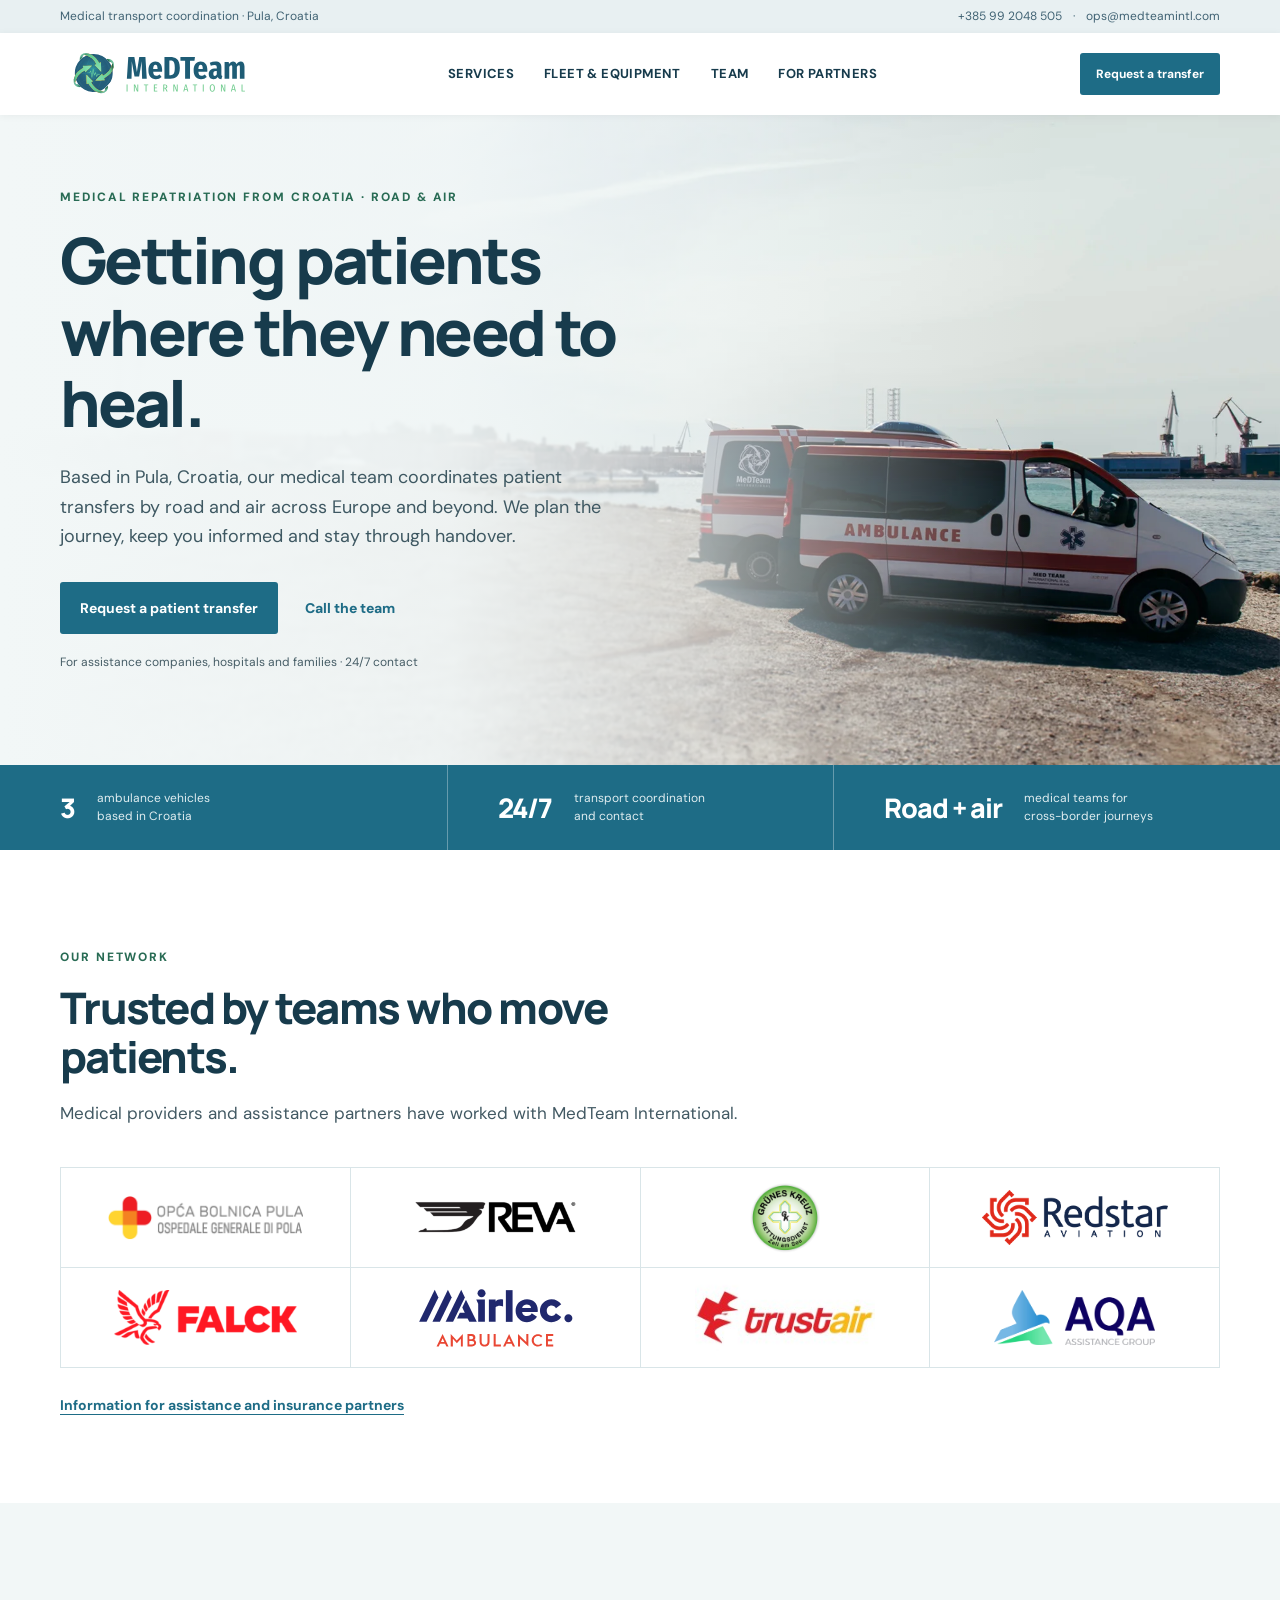
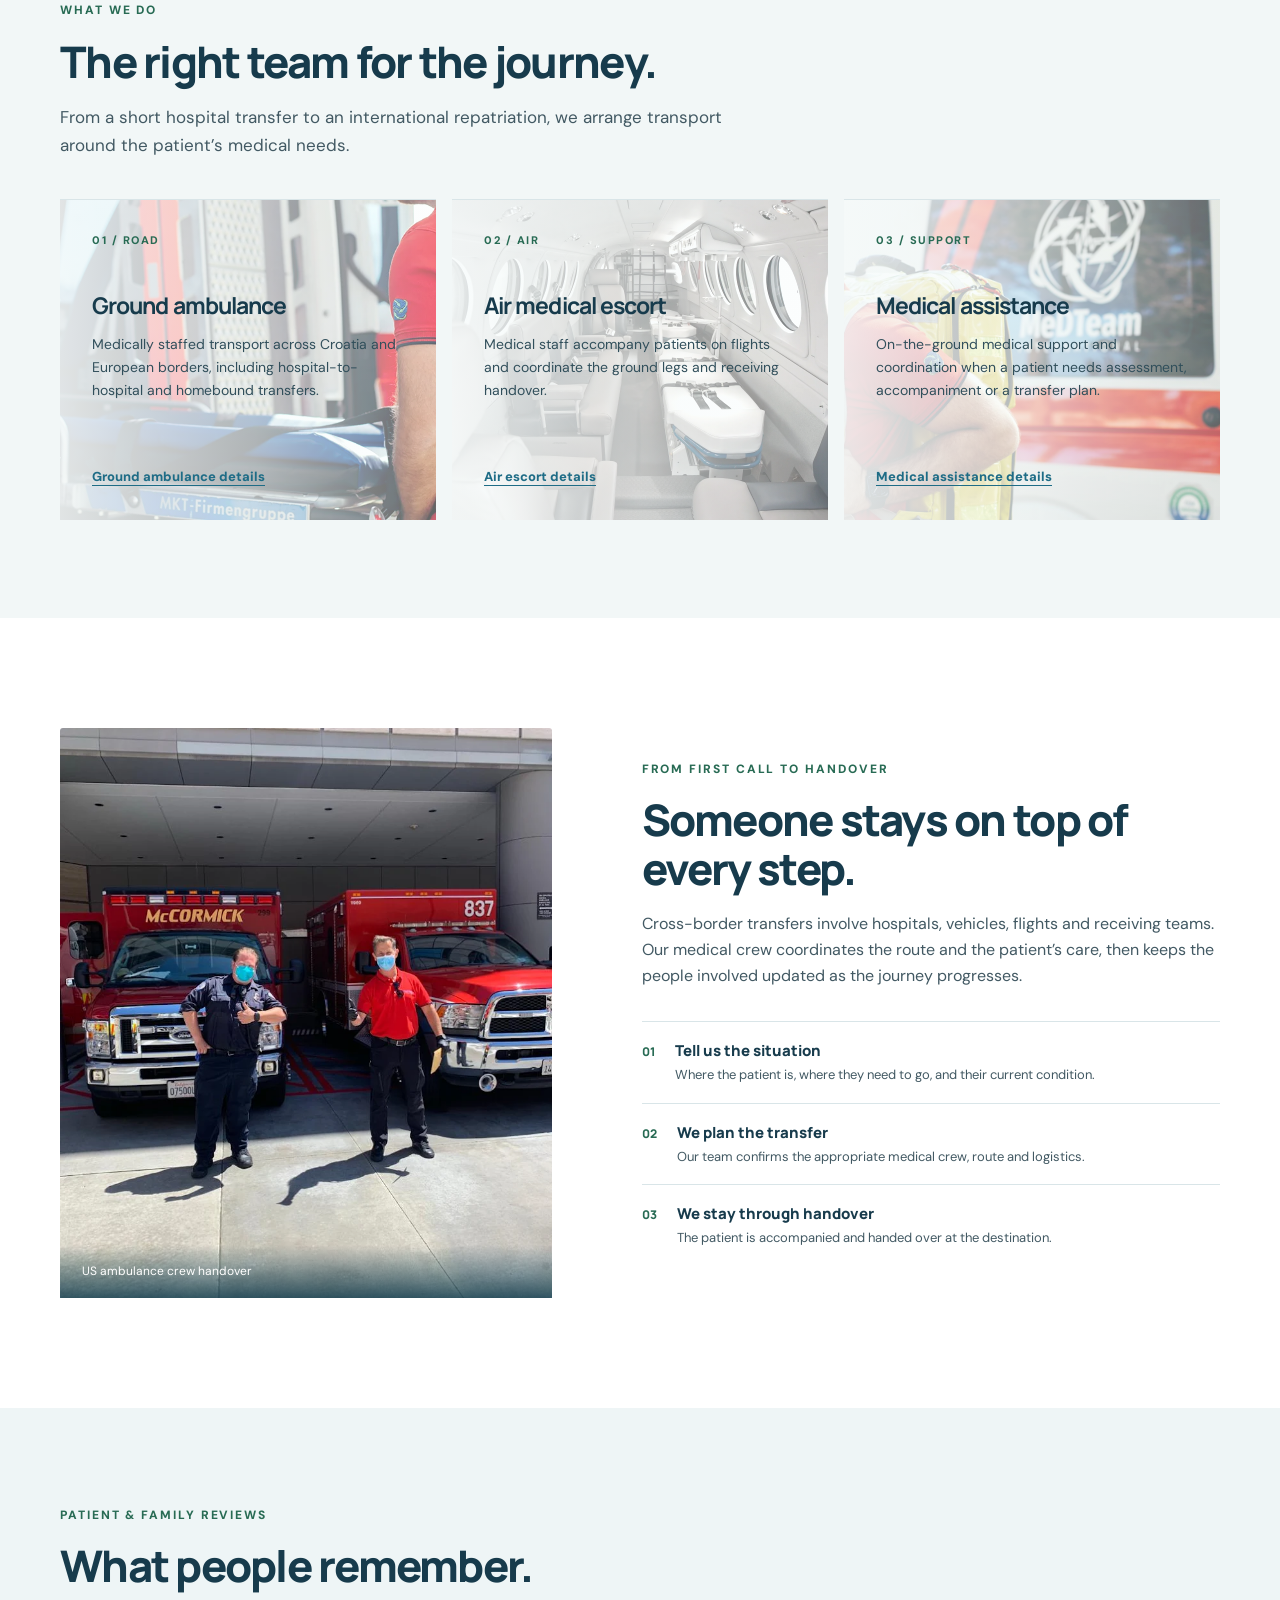
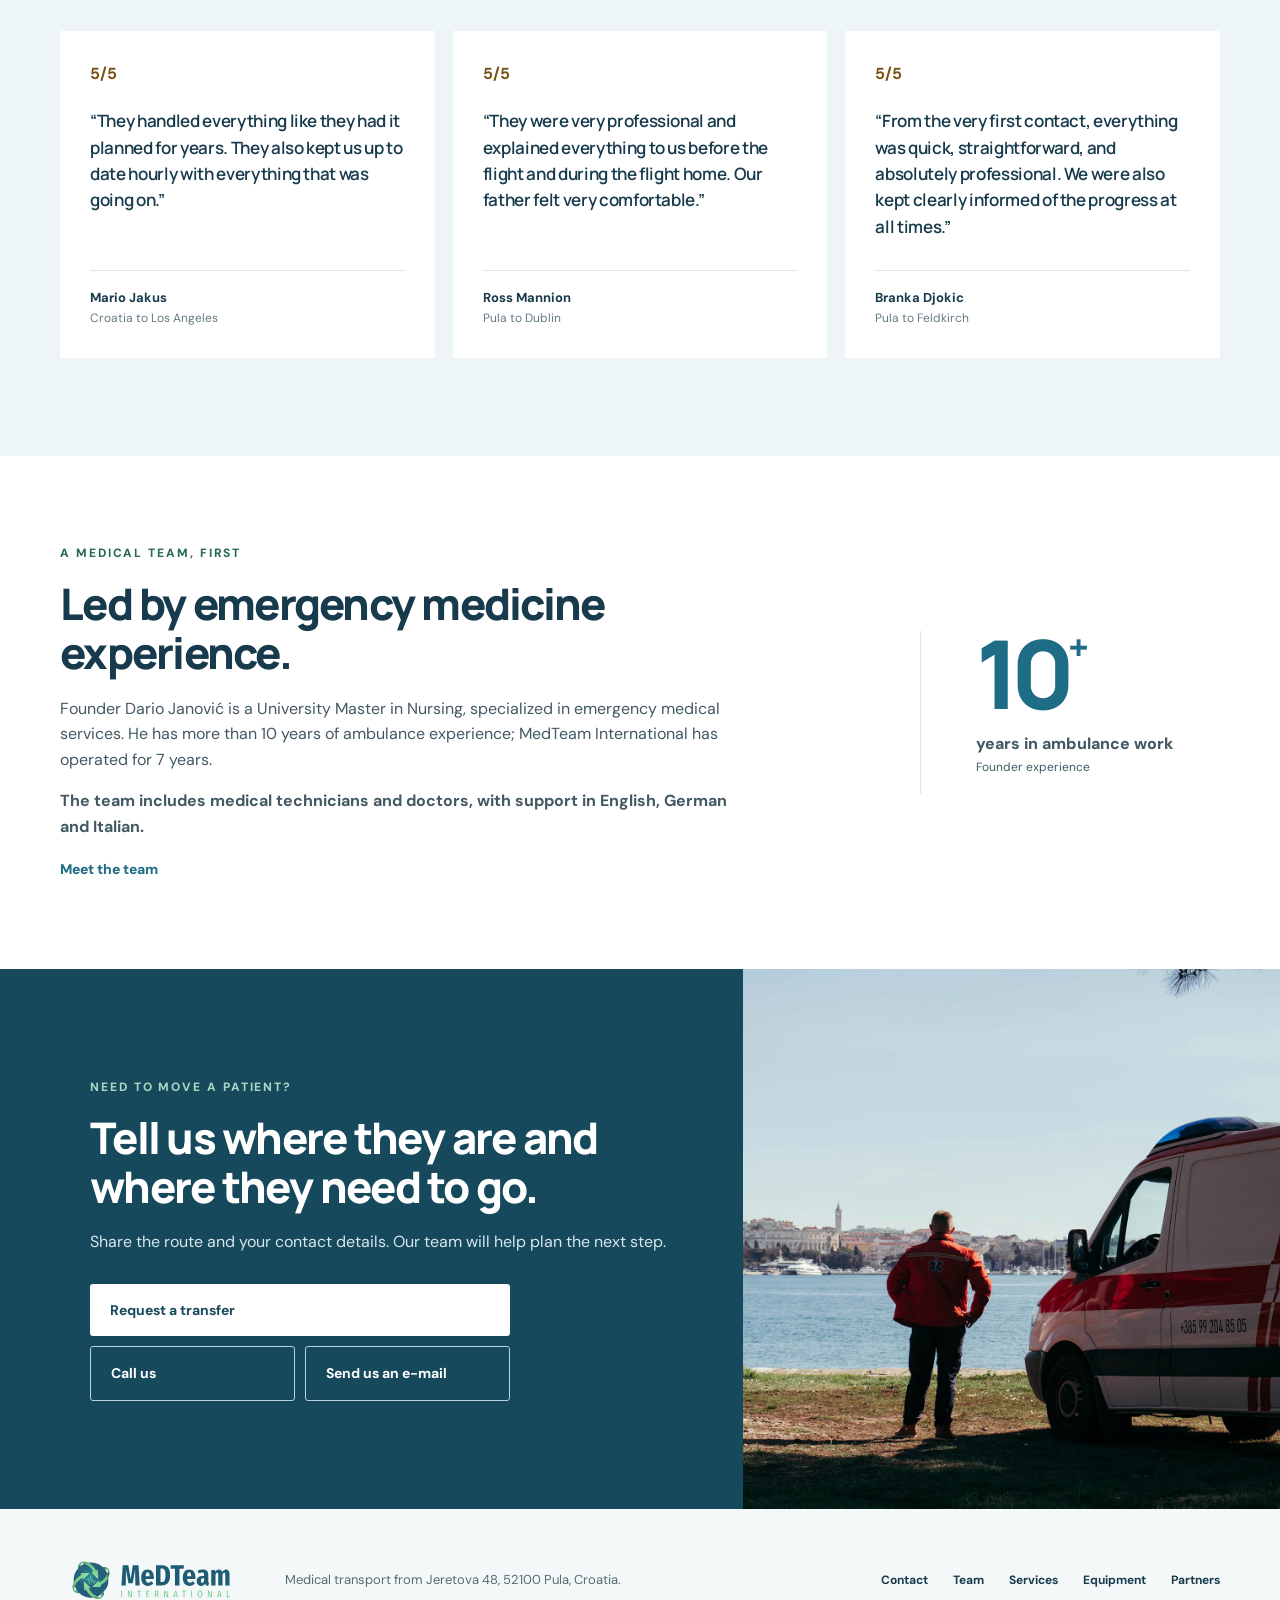
<file: index.html>
<!doctype html><html lang="en"><head><meta charset="utf-8"><meta name="viewport" content="width=device-width, initial-scale=1"><meta name="description" content="Medical repatriation from Pula, Croatia by road or air. MedTeam International coordinates medically staffed transfers across Europe and beyond, from first call to handover."><title>MedTeam International | Medical Repatriation from Croatia</title><meta property="og:type" content="website"><meta property="og:site_name" content="MedTeam International"><meta property="og:title" content="MedTeam International | Medical Repatriation from Croatia"><meta property="og:description" content="Medically staffed patient transport from Pula, Croatia by road and air."><meta property="og:url" content="https://peth-eth.github.io/medteam-preview/"><meta property="og:image" content="https://peth-eth.github.io/medteam-preview/assets/medteam-social-preview.jpg"><meta property="og:image:type" content="image/jpeg"><meta property="og:image:width" content="1200"><meta property="og:image:height" content="630"><meta property="og:image:alt" content="MedTeam International ambulance on the Croatian coast"><meta name="twitter:card" content="summary_large_image"><meta name="twitter:title" content="MedTeam International | Medical Repatriation from Croatia"><meta name="twitter:description" content="Medically staffed patient transport from Pula, Croatia by road and air."><meta name="twitter:image" content="https://peth-eth.github.io/medteam-preview/assets/medteam-social-preview.jpg"><link rel="icon" href="assets/favicon.jpg" type="image/jpeg"><link rel="apple-touch-icon" href="assets/favicon.jpg"><link rel="preconnect" href="https://fonts.googleapis.com"><link rel="preconnect" href="https://fonts.gstatic.com" crossorigin><link href="https://fonts.googleapis.com/css2?family=DM+Sans:wght@400;500;600;700&family=Manrope:wght@400;500;600;700;800&display=swap" rel="stylesheet"><link rel="stylesheet" href="styles.css"></head><body>
<div class="topline"><div class="wrap"><span>Medical transport coordination · Pula, Croatia</span><span><a href="tel:+385992048505">+385 99 2048 505</a><span class="sep">·</span><a href="mailto:ops@medteamintl.com">ops@medteamintl.com</a></span></div></div>
<header class="site-header"><div class="wrap nav"><a class="brand" href="#top" aria-label="MedTeam International home"><img src="assets/logo.svg" alt="MedTeam International"></a><nav aria-label="Main navigation"><a href="services/">Services</a><a href="equipment/">Fleet & equipment</a><a href="team/">Team</a><a href="partners/">For partners</a></nav><a class="button small" href="#request-transfer" data-open-request>Request a transfer</a><button class="menu" aria-label="Open menu" aria-expanded="false">Menu</button></div></header>
<main id="top"><section class="hero"><div class="hero-photo" role="img" aria-label="MedTeam International ambulance on the Croatian coast"></div><div class="wrap hero-inner"><div class="hero-copy"><p class="eyebrow">MEDICAL REPATRIATION FROM CROATIA · ROAD & AIR</p><h1>Getting patients where they need to heal.</h1><p class="hero-lede">Based in Pula, Croatia, our medical team coordinates patient transfers by road and air across Europe and beyond. We plan the journey, keep you informed and stay through handover.</p><div class="hero-actions"><a class="button" href="#request-transfer" data-open-request>Request a patient transfer</a><a class="text-link" href="tel:+385992048505">Call the team</a></div><p class="hero-note">For assistance companies, hospitals and families · 24/7 contact</p></div></div></section>
<section class="proof-strip" aria-label="At a glance"><div class="wrap proof-grid"><div><strong>3</strong><span>ambulance vehicles<br>based in Croatia</span></div><div><strong>24/7</strong><span>transport coordination<br>and contact</span></div><div><strong>Road + air</strong><span>medical teams for<br>cross-border journeys</span></div></div></section>
<section class="section partner-section"><div class="wrap"><div class="section-head"><p class="eyebrow">OUR NETWORK</p><h2>Trusted by teams who move patients.</h2><p>Medical providers and assistance partners have worked with MedTeam International.</p></div><div class="partner-grid" aria-label="Organizations provided by MedTeam International"><div class="partner"><span class="pula-crop"><img src="assets/pula.png" alt="Opća bolnica Pula"></span></div><div class="partner"><img src="assets/reva.png" alt="REVA Air Ambulance"></div><div class="partner"><img src="assets/krank.svg" alt="Krankentransporte.at"></div><div class="partner"><img src="assets/redstar.png" alt="Redstar Aviation"></div><div class="partner"><img src="assets/falck.png" alt="Falck Global Assistance"></div><div class="partner"><img src="assets/airlec.svg" alt="Airlec Ambulance"></div><div class="partner"><img src="assets/trustair-linkedin.jpg" alt="TrustAir Aviation"></div><div class="partner"><img src="assets/aqa.jpg" alt="AQA Assistance Group"></div></div><p class="partner-link"><a href="partners/">Information for assistance and insurance partners</a></p></div></section>
<section class="section services" id="services"><div class="wrap"><div class="section-head narrow"><p class="eyebrow">WHAT WE DO</p><h2>The right team for the journey.</h2><p>From a short hospital transfer to an international repatriation, we arrange transport around the patient’s medical needs.</p></div><div class="service-grid"><article class="service-card"><img class="service-photo" src="assets/hospital-transport-mob-sl1.webp" alt="MedTeam ground ambulance prepared for a patient transfer"><div class="service-content"><span class="service-num">01 / ROAD</span><h3>Ground ambulance</h3><p>Medically staffed transport across Croatia and European borders, including hospital-to-hospital and homebound transfers.</p><a class="service-link" href="services/">Ground ambulance details</a></div></article><article class="service-card"><img class="service-photo" src="assets/hero.webp" alt="Medical flight cabin ready for patient transport"><div class="service-content"><span class="service-num">02 / AIR</span><h3>Air medical escort</h3><p>Medical staff accompany patients on flights and coordinate the ground legs and receiving handover.</p><a class="service-link" href="services/">Air escort details</a></div></article><article class="service-card"><img class="service-photo" src="assets/ambulance.webp" alt="MedTeam medical technician with equipment beside an ambulance"><div class="service-content"><span class="service-num">03 / SUPPORT</span><h3>Medical assistance</h3><p>On-the-ground medical support and coordination when a patient needs assessment, accompaniment or a transfer plan.</p><a class="service-link" href="services/">Medical assistance details</a></div></article></div></div></section>
<section class="journey" id="why-us"><div class="wrap journey-grid"><div class="journey-image"><img src="assets/us-handoff.png" alt="Medical transport handover with ambulance crews in the United States"><span>US ambulance crew handover</span></div><div class="journey-copy"><p class="eyebrow">FROM FIRST CALL TO HANDOVER</p><h2>Someone stays on top of every step.</h2><p>Cross-border transfers involve hospitals, vehicles, flights and receiving teams. Our medical crew coordinates the route and the patient’s care, then keeps the people involved updated as the journey progresses.</p><div class="steps" id="process"><div><b>01</b><span><strong>Tell us the situation</strong><small>Where the patient is, where they need to go, and their current condition.</small></span></div><div><b>02</b><span><strong>We plan the transfer</strong><small>Our team confirms the appropriate medical crew, route and logistics.</small></span></div><div><b>03</b><span><strong>We stay through handover</strong><small>The patient is accompanied and handed over at the destination.</small></span></div></div></div></div></section>
<section class="section reviews" id="reviews"><div class="wrap"><div class="section-head"><p class="eyebrow">PATIENT & FAMILY REVIEWS</p><h2>What people remember.</h2></div><div class="review-grid"><figure class="review"><div class="stars" aria-label="5 out of 5 stars">5/5</div><blockquote>“They handled everything like they had it planned for years. They also kept us up to date hourly with everything that was going on.”</blockquote><figcaption><strong><a href="https://www.google.com/maps/contrib/110936155646599068543/reviews?hl=en-HR" target="_blank" rel="noopener noreferrer">Mario Jakus</a></strong><span>Croatia to Los Angeles</span></figcaption></figure><figure class="review"><div class="stars" aria-label="5 out of 5 stars">5/5</div><blockquote>“They were very professional and explained everything to us before the flight and during the flight home. Our father felt very comfortable.”</blockquote><figcaption><strong><a href="https://www.google.com/maps/contrib/111926128517812077547/reviews?hl=en-HR" target="_blank" rel="noopener noreferrer">Ross Mannion</a></strong><span>Pula to Dublin</span></figcaption></figure><figure class="review"><div class="stars" aria-label="5 out of 5 stars">5/5</div><blockquote>“From the very first contact, everything was quick, straightforward, and absolutely professional. We were also kept clearly informed of the progress at all times.”</blockquote><figcaption><strong>Branka Djokic</strong><span>Pula to Feldkirch</span></figcaption></figure></div></div></section>
<section class="founder" id="founder"><div class="wrap founder-grid"><div><p class="eyebrow">A MEDICAL TEAM, FIRST</p><h2>Led by emergency medicine experience.</h2><p>Founder Dario Janović is a University Master in Nursing, specialized in emergency medical services. He has more than 10 years of ambulance experience; MedTeam International has operated for <span id="company-years" data-founded-date="2019-05-30">7</span> years.</p><p class="founder-note">The team includes medical technicians and doctors, with support in English, German and Italian.</p><a class="text-link" href="team/">Meet the team</a></div><div class="founder-mark"><span>10<sup>+</sup></span><p>years in ambulance work<br><small>Founder experience</small></p></div></div></section>
<section class="final-cta"><div class="wrap final-grid"><div><p class="eyebrow">NEED TO MOVE A PATIENT?</p><h2>Tell us where they are and where they need to go.</h2><p>Share the route and your contact details. Our team will help plan the next step.</p><div class="final-actions"><a class="button light" href="#request-transfer" data-open-request>Request a transfer</a><a class="button secondary" href="tel:+385992048505">Call us</a><a class="button secondary" href="mailto:ops@medteamintl.com">Send us an e-mail</a></div></div><div class="final-photo" role="img" aria-label="MedTeam medical technician beside an ambulance in Pula"></div></div></section></main><footer><div class="wrap footer-grid"><img src="assets/logo.svg" alt="MedTeam International"><p>Medical transport from Jeretova 48, 52100 Pula, Croatia.</p><div><a href="#request-transfer" data-open-request>Contact</a><a href="team/">Team</a><a href="services/">Services</a><a href="equipment/">Equipment</a><a href="partners/">Partners</a></div></div></footer><dialog class="request-dialog" id="request-dialog" aria-labelledby="request-title"><div class="modal-head"><div><p class="eyebrow">PATIENT TRANSFER REQUEST</p><h2 id="request-title">Tell us about the journey.</h2><p>Share the essentials and we’ll get back to you about the transfer.</p></div><button type="button" class="modal-close" aria-label="Close request form">×</button></div><form id="request-form"><label class="hp-field" aria-hidden="true">Website <input name="website" tabindex="-1" autocomplete="off"></label><div class="form-grid"><label>Your name <input name="name" autocomplete="name" required></label><label>Email <input name="email" type="email" autocomplete="email" required></label><label>Phone <input name="phone" type="tel" autocomplete="tel" required></label><label>Transport type <select name="service"><option value="Not sure yet">Not sure yet</option><option value="Ground ambulance">Ground ambulance</option><option value="Air medical escort">Air medical escort</option><option value="Medical assistance">Medical assistance</option></select></label><label>Patient's current location <input name="origin" placeholder="City, country" required></label><label>Destination <input name="destination" placeholder="City, country" required></label><label>Preferred date <input name="date" type="date"></label><label>Who is arranging this? <select name="requester"><option value="Family or patient">Family or patient</option><option value="Insurance or assistance company">Insurance or assistance company</option><option value="Hospital or healthcare provider">Hospital or healthcare provider</option><option value="Other">Other</option></select></label></div><p class="form-note">Please don’t include medical records or a diagnosis here; the team can discuss those details directly.</p><button class="button submit-button" type="submit">Send request</button><p class="form-status" id="form-status" role="status" aria-live="polite"></p><p class="form-fallback" id="form-fallback" hidden>If the request did not go through, email <a href="mailto:ops@medteamintl.com">ops@medteamintl.com</a> or call <a href="tel:+385992048505">+385 99 2048 505</a>.</p></form></dialog><script src="script.js"></script></body></html>
</file>
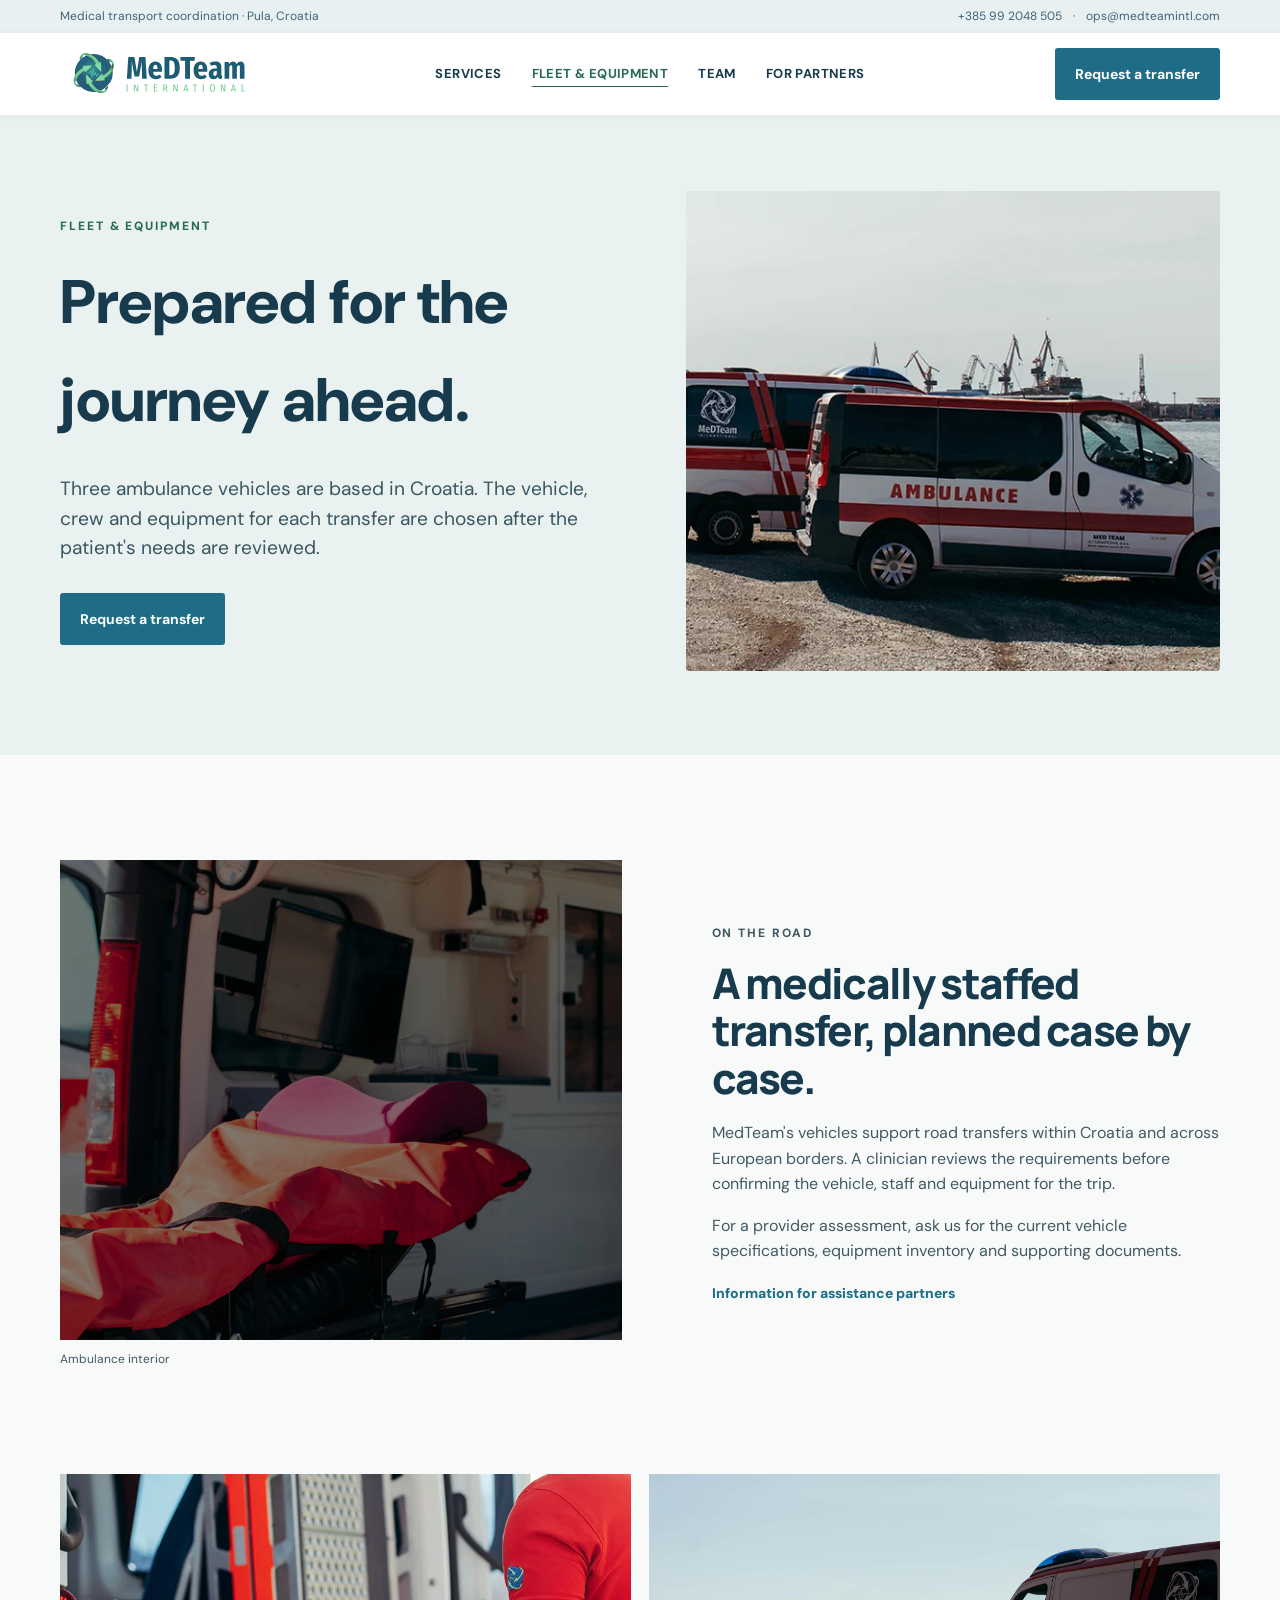
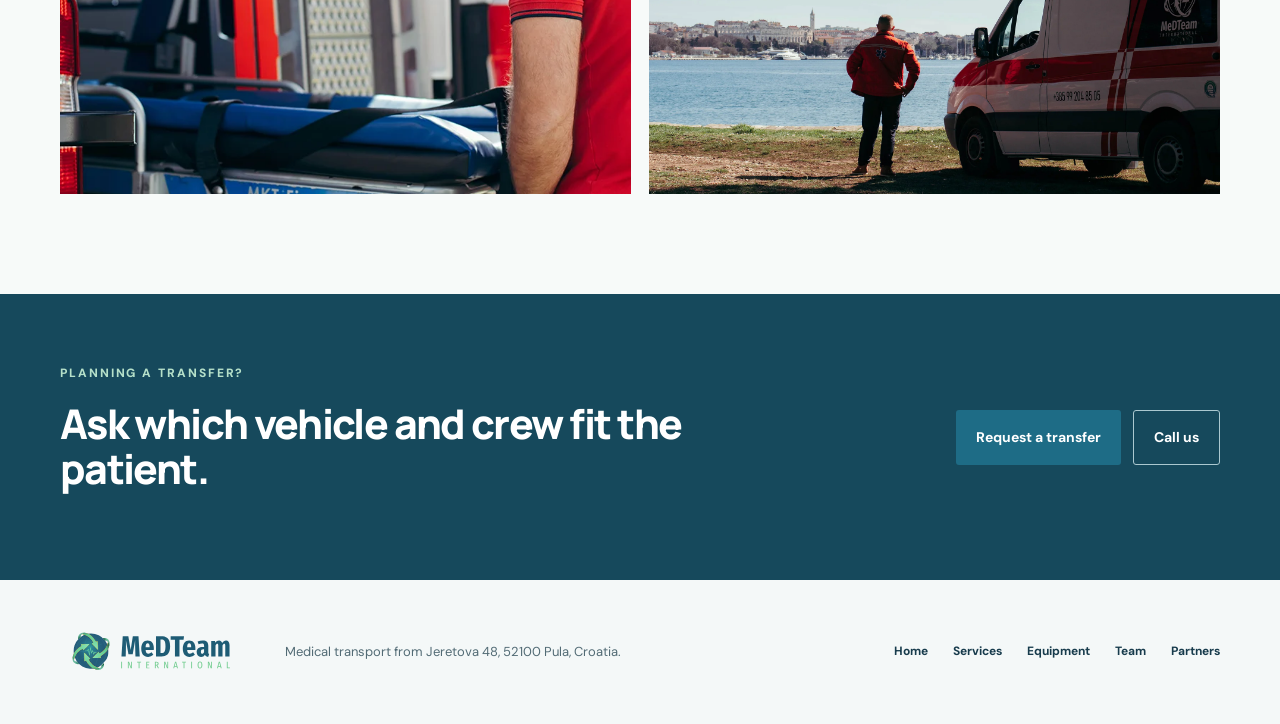
<file: equipment/index.html>
<!doctype html>
<html lang="en"><head>
<meta charset="utf-8"><meta name="viewport" content="width=device-width, initial-scale=1">
<title>Fleet and equipment | MedTeam International</title>
<meta name="description" content="See MedTeam International&#x27;s Croatia-based ambulance fleet and patient transport setup in Pula.">
<meta property="og:type" content="website"><meta property="og:title" content="Fleet and equipment | MedTeam International">
<meta property="og:description" content="See MedTeam International&#x27;s Croatia-based ambulance fleet and patient transport setup in Pula."><meta property="og:url" content="https://peth-eth.github.io/medteam-preview/equipment/">
<meta property="og:image" content="https://peth-eth.github.io/medteam-preview/assets/medteam-social-preview.jpg">
<link rel="icon" href="../assets/favicon.jpg" type="image/jpeg">
<link rel="preconnect" href="https://fonts.googleapis.com"><link rel="preconnect" href="https://fonts.gstatic.com" crossorigin>
<link href="https://fonts.googleapis.com/css2?family=DM+Sans:wght@400;500;600;700&family=Manrope:wght@400;500;600;700;800&display=swap" rel="stylesheet">
<link rel="stylesheet" href="../styles.css"><link rel="stylesheet" href="../subpages.css">
</head><body>
<div class="topline"><div class="wrap"><span>Medical transport coordination · Pula, Croatia</span><span><a href="tel:+385992048505">+385 99 2048 505</a><span class="sep">·</span><a href="mailto:ops@medteamintl.com">ops@medteamintl.com</a></span></div></div>
<header class="site-header"><div class="wrap nav"><a class="brand" href="../" aria-label="MedTeam International home"><img src="../assets/logo.svg" alt="MedTeam International"></a><nav aria-label="Main navigation"><a href="../services/">Services</a><a href="../equipment/" aria-current="page">Fleet & equipment</a><a href="../team/">Team</a><a href="../partners/">For partners</a></nav><a class="button" href="#request-transfer" data-open-request>Request a transfer</a><button class="menu" aria-label="Open menu" aria-expanded="false">Menu</button></div></header>
<main id="top"><section class="page-hero"><div class="wrap page-hero-grid"><div><p class="eyebrow">FLEET & EQUIPMENT</p><h1>Prepared for the journey ahead.</h1><p class="page-lede">Three ambulance vehicles are based in Croatia. The vehicle, crew and equipment for each transfer are chosen after the patient's needs are reviewed.</p><a class="button" href="#request-transfer" data-open-request>Request a transfer</a></div><img src="../assets/poz-mob-sl1.webp" alt="Two MedTeam ambulances parked beside the water in Pula" class="page-hero-image"></div></section>
<section class="detail-section"><div class="wrap equipment-grid"><figure><img src="../assets/primjeri-putovanja-poz-sl1.webp" alt="Patient stretcher and fitted equipment inside a MedTeam ambulance" ><figcaption>Ambulance interior</figcaption></figure><div><p class="eyebrow">ON THE ROAD</p><h2>A medically staffed transfer, planned case by case.</h2><p>MedTeam's vehicles support road transfers within Croatia and across European borders. A clinician reviews the requirements before confirming the vehicle, staff and equipment for the trip.</p><p>For a provider assessment, ask us for the current vehicle specifications, equipment inventory and supporting documents.</p><a href="../partners/" class="text-link">Information for assistance partners</a></div></div></section>
<section class="photo-band"><div class="wrap photo-band-grid"><img src="../assets/hospital-transport-mob-sl1.webp" alt="MedTeam team member preparing a stretcher beside an ambulance" ><img src="../assets/contact-cta.webp" alt="MedTeam staff member beside a vehicle on the Pula waterfront" ></div></section>
<section class="detail-callout"><div class="wrap split-callout"><div><p class="eyebrow">PLANNING A TRANSFER?</p><h2>Ask which vehicle and crew fit the patient.</h2></div><div><a class="button" href="#request-transfer" data-open-request>Request a transfer</a><a class="button secondary" href="tel:+385992048505">Call us</a></div></div></section></main>
<footer><div class="wrap footer-grid"><a href="../"><img src="../assets/logo.svg" alt="MedTeam International"></a><p>Medical transport from Jeretova 48, 52100 Pula, Croatia.</p><div><a href="../">Home</a><a href="../services/">Services</a><a href="../equipment/">Equipment</a><a href="../team/">Team</a><a href="../partners/">Partners</a></div></div></footer>
<dialog class="request-dialog" id="request-dialog" aria-labelledby="request-title"><div class="modal-head"><div><p class="eyebrow">PATIENT TRANSFER REQUEST</p><h2 id="request-title">Tell us about the journey.</h2><p>Share the essentials and we’ll get back to you about the transfer.</p></div><button type="button" class="modal-close" aria-label="Close request form">×</button></div><form id="request-form"><label class="hp-field" aria-hidden="true">Website <input name="website" tabindex="-1" autocomplete="off"></label><div class="form-grid"><label>Your name <input name="name" autocomplete="name" required></label><label>Email <input name="email" type="email" autocomplete="email" required></label><label>Phone <input name="phone" type="tel" autocomplete="tel" required></label><label>Transport type <select name="service"><option value="Not sure yet">Not sure yet</option><option value="Ground ambulance">Ground ambulance</option><option value="Air medical escort">Air medical escort</option><option value="Medical assistance">Medical assistance</option></select></label><label>Patient's current location <input name="origin" placeholder="City, country" required></label><label>Destination <input name="destination" placeholder="City, country" required></label><label>Preferred date <input name="date" type="date"></label><label>Who is arranging this? <select name="requester"><option value="Family or patient">Family or patient</option><option value="Insurance or assistance company">Insurance or assistance company</option><option value="Hospital or healthcare provider">Hospital or healthcare provider</option><option value="Other">Other</option></select></label></div><p class="form-note">Please don’t include medical records or a diagnosis here; the team can discuss those details directly.</p><button class="button submit-button" type="submit">Send request</button><p class="form-status" id="form-status" role="status" aria-live="polite"></p><p class="form-fallback" id="form-fallback" hidden>If the request did not go through, email <a href="mailto:ops@medteamintl.com">ops@medteamintl.com</a> or call <a href="tel:+385992048505">+385 99 2048 505</a>.</p></form></dialog><script src="../script.js"></script>
</body></html>
</file>
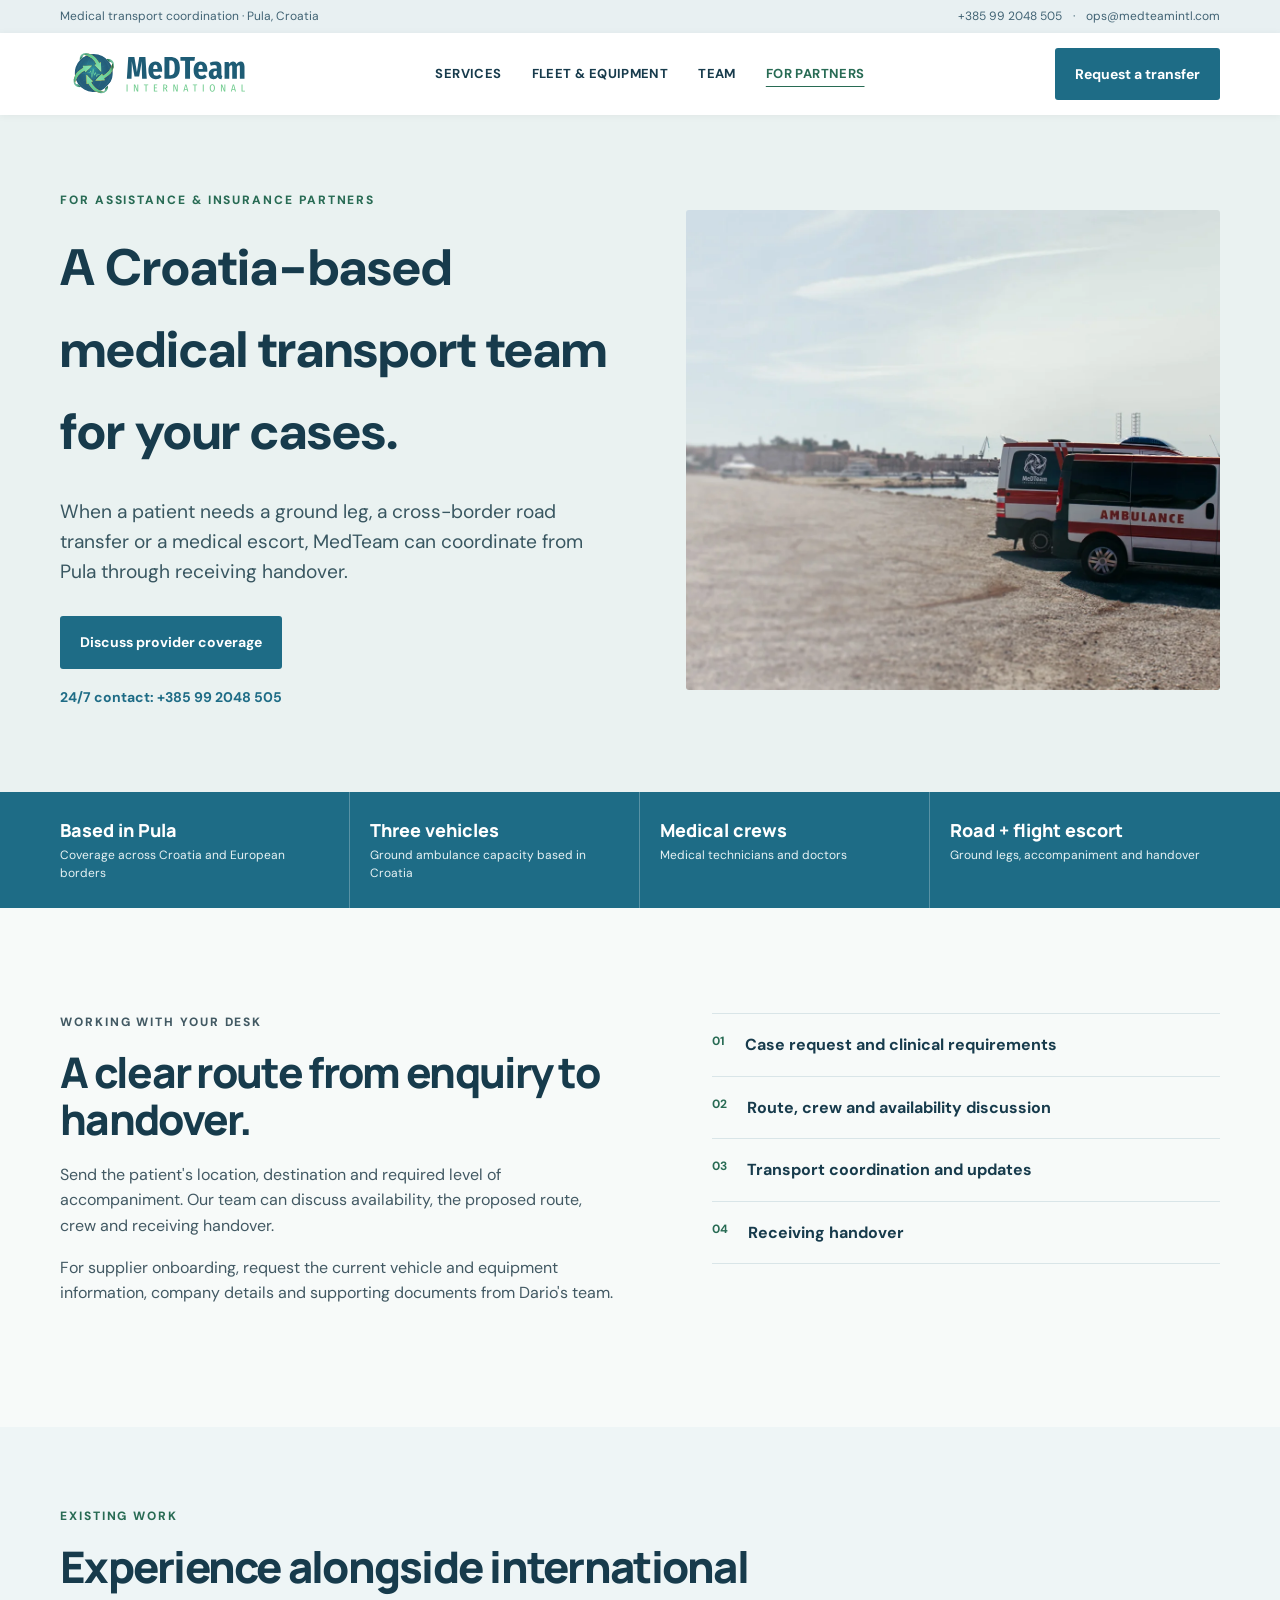
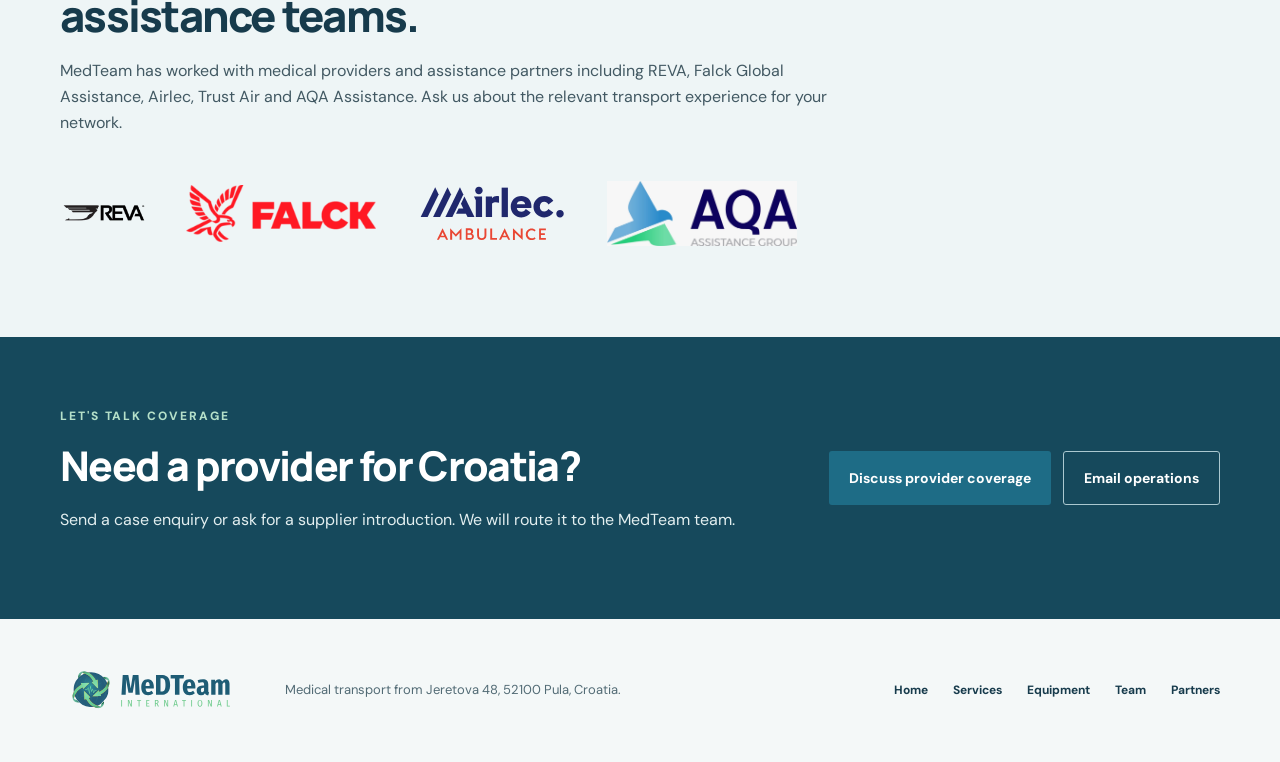
<file: partners/index.html>
<!doctype html>
<html lang="en"><head>
<meta charset="utf-8"><meta name="viewport" content="width=device-width, initial-scale=1">
<title>For assistance and insurance partners | MedTeam International</title>
<meta name="description" content="Croatia-based medical transport support for assistance companies, insurers, hospitals and air ambulance partners. MedTeam operates from Pula with 24/7 contact.">
<meta property="og:type" content="website"><meta property="og:title" content="For assistance and insurance partners | MedTeam International">
<meta property="og:description" content="Croatia-based medical transport support for assistance companies, insurers, hospitals and air ambulance partners. MedTeam operates from Pula with 24/7 contact."><meta property="og:url" content="https://peth-eth.github.io/medteam-preview/partners/">
<meta property="og:image" content="https://peth-eth.github.io/medteam-preview/assets/medteam-social-preview.jpg">
<link rel="icon" href="../assets/favicon.jpg" type="image/jpeg">
<link rel="preconnect" href="https://fonts.googleapis.com"><link rel="preconnect" href="https://fonts.gstatic.com" crossorigin>
<link href="https://fonts.googleapis.com/css2?family=DM+Sans:wght@400;500;600;700&family=Manrope:wght@400;500;600;700;800&display=swap" rel="stylesheet">
<link rel="stylesheet" href="../styles.css"><link rel="stylesheet" href="../subpages.css">
</head><body>
<div class="topline"><div class="wrap"><span>Medical transport coordination · Pula, Croatia</span><span><a href="tel:+385992048505">+385 99 2048 505</a><span class="sep">·</span><a href="mailto:ops@medteamintl.com">ops@medteamintl.com</a></span></div></div>
<header class="site-header"><div class="wrap nav"><a class="brand" href="../" aria-label="MedTeam International home"><img src="../assets/logo.svg" alt="MedTeam International"></a><nav aria-label="Main navigation"><a href="../services/">Services</a><a href="../equipment/">Fleet & equipment</a><a href="../team/">Team</a><a href="../partners/" aria-current="page">For partners</a></nav><a class="button" href="#request-transfer" data-open-request>Request a transfer</a><button class="menu" aria-label="Open menu" aria-expanded="false">Menu</button></div></header>
<main id="top"><section class="page-hero partner-hero"><div class="wrap page-hero-grid"><div><p class="eyebrow">FOR ASSISTANCE & INSURANCE PARTNERS</p><h1>A Croatia-based medical transport team for your cases.</h1><p class="page-lede">When a patient needs a ground leg, a cross-border road transfer or a medical escort, MedTeam can coordinate from Pula through receiving handover.</p><a class="button" href="#request-transfer" data-open-request data-requester="Insurance or assistance company">Discuss provider coverage</a><a class="partner-phone" href="tel:+385992048505">24/7 contact: +385 99 2048 505</a></div><img src="../assets/pozadinska-medteam-sl2.webp" alt="MedTeam ambulances based in Pula, Croatia" class="page-hero-image"></div></section>
<section class="capability-band"><div class="wrap capability-grid"><div><strong>Based in Pula</strong><span>Coverage across Croatia and European borders</span></div><div><strong>Three vehicles</strong><span>Ground ambulance capacity based in Croatia</span></div><div><strong>Medical crews</strong><span>Medical technicians and doctors</span></div><div><strong>Road + flight escort</strong><span>Ground legs, accompaniment and handover</span></div></div></section>
<section class="detail-section"><div class="wrap partner-steps"><div><p class="eyebrow">WORKING WITH YOUR DESK</p><h2>A clear route from enquiry to handover.</h2><p>Send the patient's location, destination and required level of accompaniment. Our team can discuss availability, the proposed route, crew and receiving handover.</p><p>For supplier onboarding, request the current vehicle and equipment information, company details and supporting documents from Dario's team.</p></div><div class="partner-list"><p><b>01</b> Case request and clinical requirements</p><p><b>02</b> Route, crew and availability discussion</p><p><b>03</b> Transport coordination and updates</p><p><b>04</b> Receiving handover</p></div></div></section>
<section class="partner-proof"><div class="wrap"><p class="eyebrow">EXISTING WORK</p><h2>Experience alongside international assistance teams.</h2><p>MedTeam has worked with medical providers and assistance partners including REVA, Falck Global Assistance, Airlec, Trust Air and AQA Assistance. Ask us about the relevant transport experience for your network.</p><div class="partner-proof-logos"><img src="../assets/reva.png" alt="REVA Air Ambulance logo" ><img src="../assets/falck.png" alt="Falck Global Assistance logo" ><img src="../assets/airlec.svg" alt="Airlec logo" ><img src="../assets/aqa.jpg" alt="AQA Assistance logo" ></div></div></section>
<section class="detail-callout"><div class="wrap split-callout"><div><p class="eyebrow">LET'S TALK COVERAGE</p><h2>Need a provider for Croatia?</h2><p>Send a case enquiry or ask for a supplier introduction. We will route it to the MedTeam team.</p></div><div><a class="button" href="#request-transfer" data-open-request data-requester="Insurance or assistance company">Discuss provider coverage</a><a class="button secondary" href="mailto:ops@medteamintl.com">Email operations</a></div></div></section></main>
<footer><div class="wrap footer-grid"><a href="../"><img src="../assets/logo.svg" alt="MedTeam International"></a><p>Medical transport from Jeretova 48, 52100 Pula, Croatia.</p><div><a href="../">Home</a><a href="../services/">Services</a><a href="../equipment/">Equipment</a><a href="../team/">Team</a><a href="../partners/">Partners</a></div></div></footer>
<dialog class="request-dialog" id="request-dialog" aria-labelledby="request-title"><div class="modal-head"><div><p class="eyebrow">PATIENT TRANSFER REQUEST</p><h2 id="request-title">Tell us about the journey.</h2><p>Share the essentials and we’ll get back to you about the transfer.</p></div><button type="button" class="modal-close" aria-label="Close request form">×</button></div><form id="request-form"><label class="hp-field" aria-hidden="true">Website <input name="website" tabindex="-1" autocomplete="off"></label><div class="form-grid"><label>Your name <input name="name" autocomplete="name" required></label><label>Email <input name="email" type="email" autocomplete="email" required></label><label>Phone <input name="phone" type="tel" autocomplete="tel" required></label><label>Transport type <select name="service"><option value="Not sure yet">Not sure yet</option><option value="Ground ambulance">Ground ambulance</option><option value="Air medical escort">Air medical escort</option><option value="Medical assistance">Medical assistance</option></select></label><label>Patient's current location <input name="origin" placeholder="City, country" required></label><label>Destination <input name="destination" placeholder="City, country" required></label><label>Preferred date <input name="date" type="date"></label><label>Who is arranging this? <select name="requester"><option value="Family or patient">Family or patient</option><option value="Insurance or assistance company">Insurance or assistance company</option><option value="Hospital or healthcare provider">Hospital or healthcare provider</option><option value="Other">Other</option></select></label></div><p class="form-note">Please don’t include medical records or a diagnosis here; the team can discuss those details directly.</p><button class="button submit-button" type="submit">Send request</button><p class="form-status" id="form-status" role="status" aria-live="polite"></p><p class="form-fallback" id="form-fallback" hidden>If the request did not go through, email <a href="mailto:ops@medteamintl.com">ops@medteamintl.com</a> or call <a href="tel:+385992048505">+385 99 2048 505</a>.</p></form></dialog><script src="../script.js"></script>
</body></html>
</file>
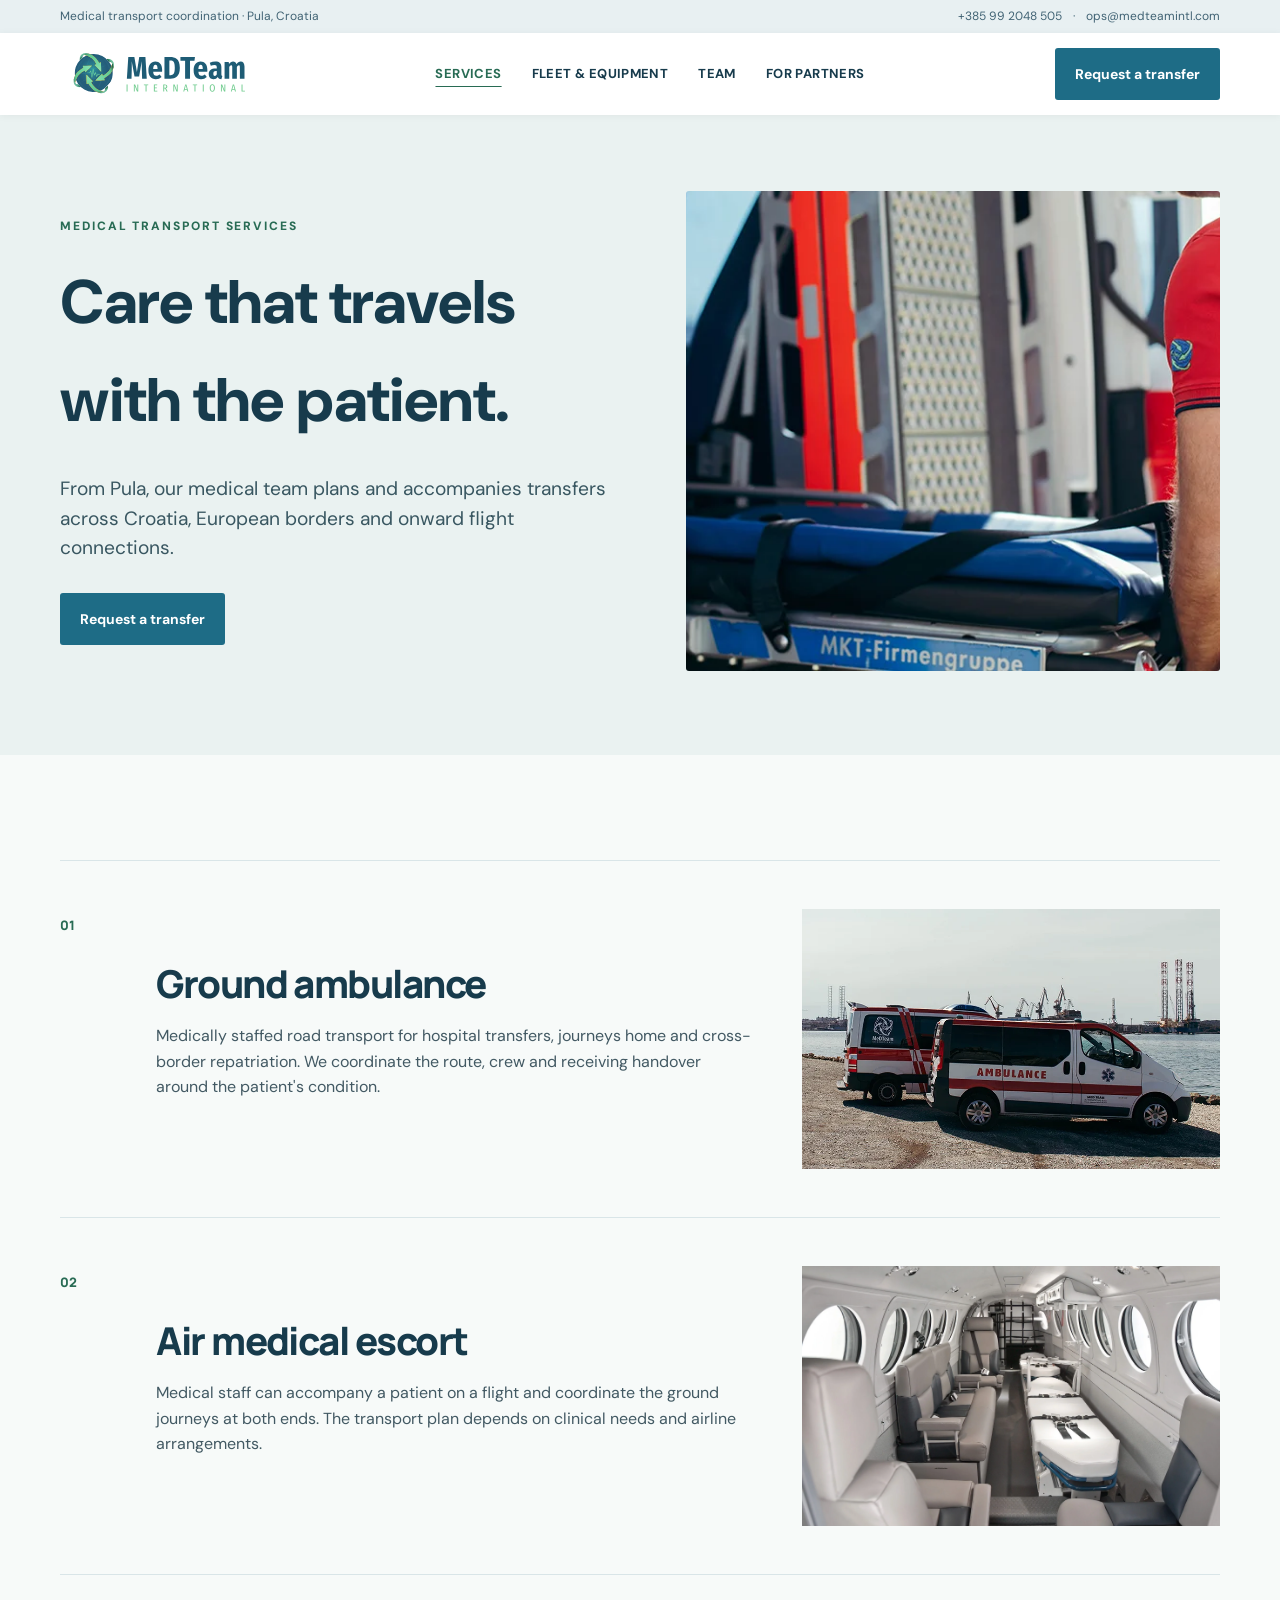
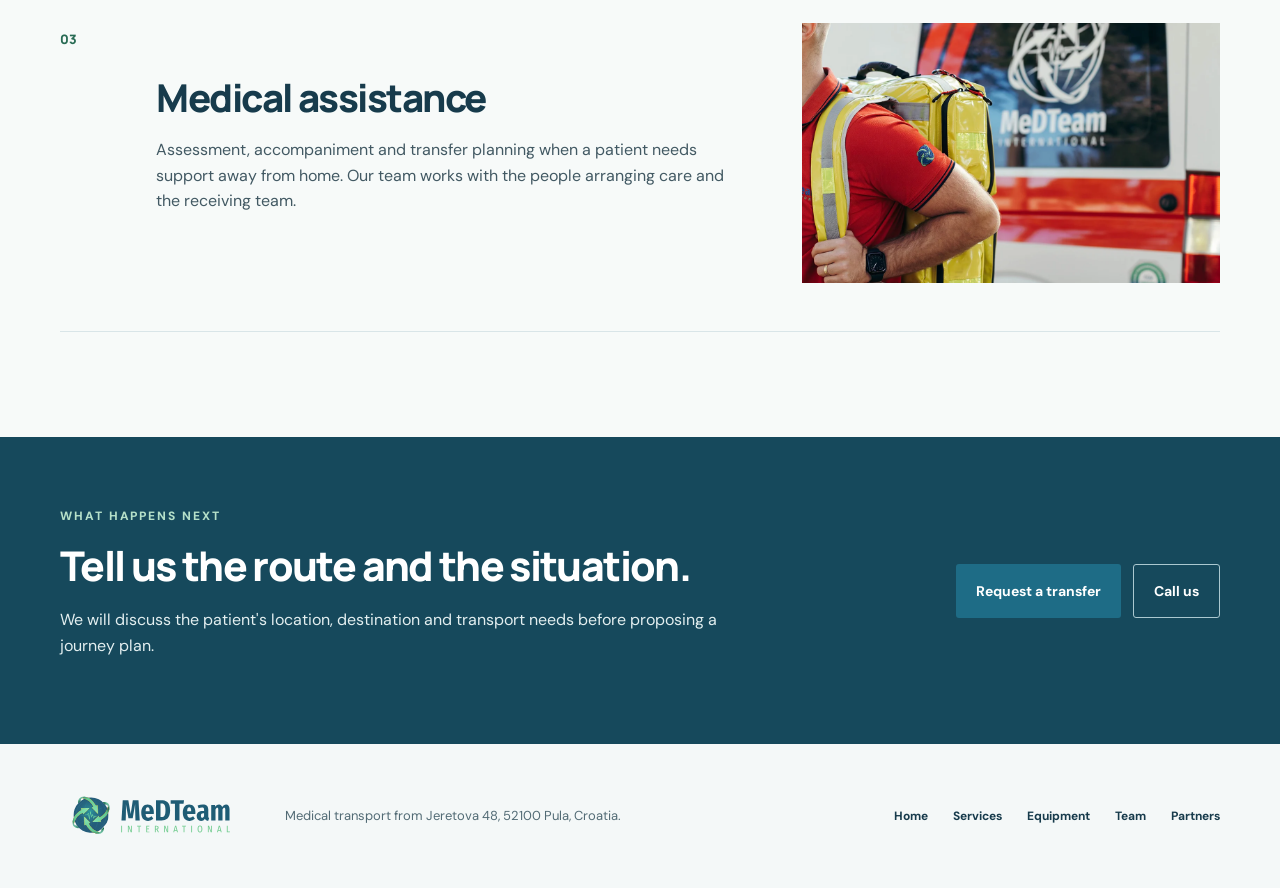
<file: services/index.html>
<!doctype html>
<html lang="en"><head>
<meta charset="utf-8"><meta name="viewport" content="width=device-width, initial-scale=1">
<title>Medical transport services | MedTeam International</title>
<meta name="description" content="Ground ambulance, air medical escort and patient transfer coordination from Pula, Croatia across Europe and beyond.">
<meta property="og:type" content="website"><meta property="og:title" content="Medical transport services | MedTeam International">
<meta property="og:description" content="Ground ambulance, air medical escort and patient transfer coordination from Pula, Croatia across Europe and beyond."><meta property="og:url" content="https://peth-eth.github.io/medteam-preview/services/">
<meta property="og:image" content="https://peth-eth.github.io/medteam-preview/assets/medteam-social-preview.jpg">
<link rel="icon" href="../assets/favicon.jpg" type="image/jpeg">
<link rel="preconnect" href="https://fonts.googleapis.com"><link rel="preconnect" href="https://fonts.gstatic.com" crossorigin>
<link href="https://fonts.googleapis.com/css2?family=DM+Sans:wght@400;500;600;700&family=Manrope:wght@400;500;600;700;800&display=swap" rel="stylesheet">
<link rel="stylesheet" href="../styles.css"><link rel="stylesheet" href="../subpages.css">
</head><body>
<div class="topline"><div class="wrap"><span>Medical transport coordination · Pula, Croatia</span><span><a href="tel:+385992048505">+385 99 2048 505</a><span class="sep">·</span><a href="mailto:ops@medteamintl.com">ops@medteamintl.com</a></span></div></div>
<header class="site-header"><div class="wrap nav"><a class="brand" href="../" aria-label="MedTeam International home"><img src="../assets/logo.svg" alt="MedTeam International"></a><nav aria-label="Main navigation"><a href="../services/" aria-current="page">Services</a><a href="../equipment/">Fleet & equipment</a><a href="../team/">Team</a><a href="../partners/">For partners</a></nav><a class="button" href="#request-transfer" data-open-request>Request a transfer</a><button class="menu" aria-label="Open menu" aria-expanded="false">Menu</button></div></header>
<main id="top"><section class="page-hero"><div class="wrap page-hero-grid"><div><p class="eyebrow">MEDICAL TRANSPORT SERVICES</p><h1>Care that travels with the patient.</h1><p class="page-lede">From Pula, our medical team plans and accompanies transfers across Croatia, European borders and onward flight connections.</p><a class="button" href="#request-transfer" data-open-request>Request a transfer</a></div><img src="../assets/hospital-transport-mob-sl1.webp" alt="MedTeam crew and patient stretcher beside an ambulance" class="page-hero-image"></div></section>
<section class="detail-section"><div class="wrap detail-list"><article><span class="detail-number">01</span><div><h2>Ground ambulance</h2><p>Medically staffed road transport for hospital transfers, journeys home and cross-border repatriation. We coordinate the route, crew and receiving handover around the patient's condition.</p></div><img src="../assets/poz-mob-sl1.webp" alt="Two MedTeam ambulances in Pula" ></article>
<article><span class="detail-number">02</span><div><h2>Air medical escort</h2><p>Medical staff can accompany a patient on a flight and coordinate the ground journeys at both ends. The transport plan depends on clinical needs and airline arrangements.</p></div><img src="../assets/hero.webp" alt="Aircraft cabin prepared for medical transport" ></article>
<article><span class="detail-number">03</span><div><h2>Medical assistance</h2><p>Assessment, accompaniment and transfer planning when a patient needs support away from home. Our team works with the people arranging care and the receiving team.</p></div><img src="../assets/ambulance.webp" alt="MedTeam staff member beside an ambulance" ></article></div></section>
<section class="detail-callout"><div class="wrap split-callout"><div><p class="eyebrow">WHAT HAPPENS NEXT</p><h2>Tell us the route and the situation.</h2><p>We will discuss the patient's location, destination and transport needs before proposing a journey plan.</p></div><div><a class="button" href="#request-transfer" data-open-request>Request a transfer</a><a class="button secondary" href="tel:+385992048505">Call us</a></div></div></section></main>
<footer><div class="wrap footer-grid"><a href="../"><img src="../assets/logo.svg" alt="MedTeam International"></a><p>Medical transport from Jeretova 48, 52100 Pula, Croatia.</p><div><a href="../">Home</a><a href="../services/">Services</a><a href="../equipment/">Equipment</a><a href="../team/">Team</a><a href="../partners/">Partners</a></div></div></footer>
<dialog class="request-dialog" id="request-dialog" aria-labelledby="request-title"><div class="modal-head"><div><p class="eyebrow">PATIENT TRANSFER REQUEST</p><h2 id="request-title">Tell us about the journey.</h2><p>Share the essentials and we’ll get back to you about the transfer.</p></div><button type="button" class="modal-close" aria-label="Close request form">×</button></div><form id="request-form"><label class="hp-field" aria-hidden="true">Website <input name="website" tabindex="-1" autocomplete="off"></label><div class="form-grid"><label>Your name <input name="name" autocomplete="name" required></label><label>Email <input name="email" type="email" autocomplete="email" required></label><label>Phone <input name="phone" type="tel" autocomplete="tel" required></label><label>Transport type <select name="service"><option value="Not sure yet">Not sure yet</option><option value="Ground ambulance">Ground ambulance</option><option value="Air medical escort">Air medical escort</option><option value="Medical assistance">Medical assistance</option></select></label><label>Patient's current location <input name="origin" placeholder="City, country" required></label><label>Destination <input name="destination" placeholder="City, country" required></label><label>Preferred date <input name="date" type="date"></label><label>Who is arranging this? <select name="requester"><option value="Family or patient">Family or patient</option><option value="Insurance or assistance company">Insurance or assistance company</option><option value="Hospital or healthcare provider">Hospital or healthcare provider</option><option value="Other">Other</option></select></label></div><p class="form-note">Please don’t include medical records or a diagnosis here; the team can discuss those details directly.</p><button class="button submit-button" type="submit">Send request</button><p class="form-status" id="form-status" role="status" aria-live="polite"></p><p class="form-fallback" id="form-fallback" hidden>If the request did not go through, email <a href="mailto:ops@medteamintl.com">ops@medteamintl.com</a> or call <a href="tel:+385992048505">+385 99 2048 505</a>.</p></form></dialog><script src="../script.js"></script>
</body></html>
</file>
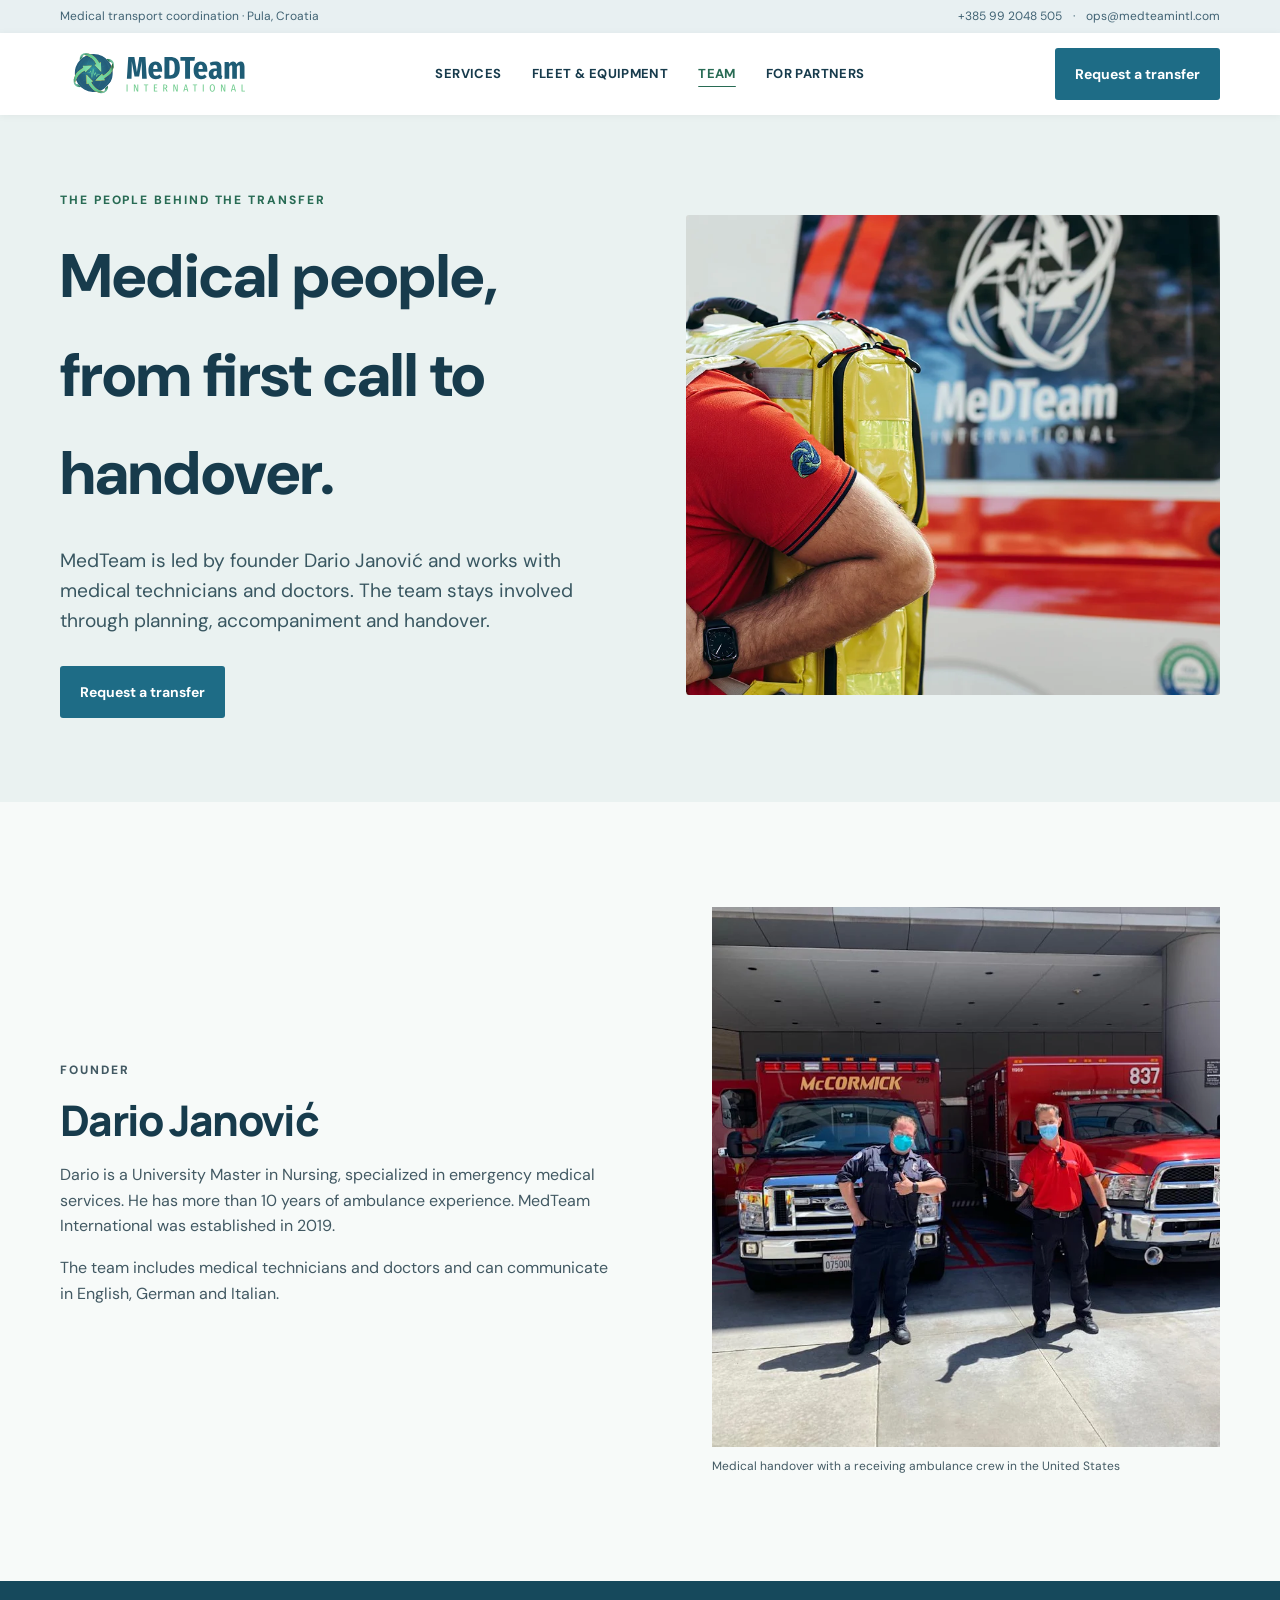
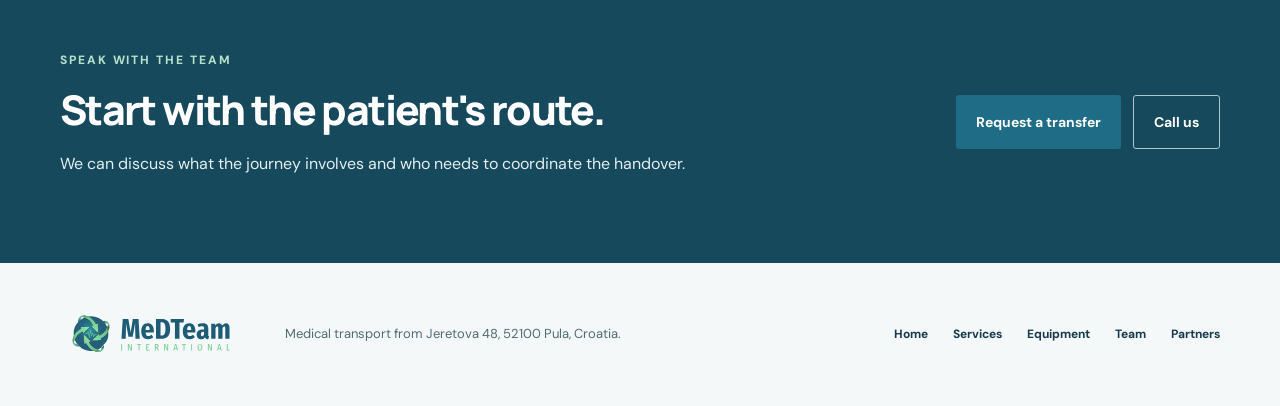
<file: team/index.html>
<!doctype html>
<html lang="en"><head>
<meta charset="utf-8"><meta name="viewport" content="width=device-width, initial-scale=1">
<title>Medical team | MedTeam International</title>
<meta name="description" content="Meet MedTeam International, founded by Dario Janović in Pula, Croatia, with medical technicians and doctors on the team.">
<meta property="og:type" content="website"><meta property="og:title" content="Medical team | MedTeam International">
<meta property="og:description" content="Meet MedTeam International, founded by Dario Janović in Pula, Croatia, with medical technicians and doctors on the team."><meta property="og:url" content="https://peth-eth.github.io/medteam-preview/team/">
<meta property="og:image" content="https://peth-eth.github.io/medteam-preview/assets/medteam-social-preview.jpg">
<link rel="icon" href="../assets/favicon.jpg" type="image/jpeg">
<link rel="preconnect" href="https://fonts.googleapis.com"><link rel="preconnect" href="https://fonts.gstatic.com" crossorigin>
<link href="https://fonts.googleapis.com/css2?family=DM+Sans:wght@400;500;600;700&family=Manrope:wght@400;500;600;700;800&display=swap" rel="stylesheet">
<link rel="stylesheet" href="../styles.css"><link rel="stylesheet" href="../subpages.css">
</head><body>
<div class="topline"><div class="wrap"><span>Medical transport coordination · Pula, Croatia</span><span><a href="tel:+385992048505">+385 99 2048 505</a><span class="sep">·</span><a href="mailto:ops@medteamintl.com">ops@medteamintl.com</a></span></div></div>
<header class="site-header"><div class="wrap nav"><a class="brand" href="../" aria-label="MedTeam International home"><img src="../assets/logo.svg" alt="MedTeam International"></a><nav aria-label="Main navigation"><a href="../services/">Services</a><a href="../equipment/">Fleet & equipment</a><a href="../team/" aria-current="page">Team</a><a href="../partners/">For partners</a></nav><a class="button" href="#request-transfer" data-open-request>Request a transfer</a><button class="menu" aria-label="Open menu" aria-expanded="false">Menu</button></div></header>
<main id="top"><section class="page-hero"><div class="wrap page-hero-grid"><div><p class="eyebrow">THE PEOPLE BEHIND THE TRANSFER</p><h1>Medical people, from first call to handover.</h1><p class="page-lede">MedTeam is led by founder Dario Janović and works with medical technicians and doctors. The team stays involved through planning, accompaniment and handover.</p><a class="button" href="#request-transfer" data-open-request>Request a transfer</a></div><img src="../assets/ambulance.webp" alt="MedTeam team member beside an ambulance" class="page-hero-image"></div></section>
<section class="detail-section"><div class="wrap team-story"><div><p class="eyebrow">FOUNDER</p><h2>Dario Janović</h2><p>Dario is a University Master in Nursing, specialized in emergency medical services. He has more than 10 years of ambulance experience. MedTeam International was established in 2019.</p><p>The team includes medical technicians and doctors and can communicate in English, German and Italian.</p></div><figure><img src="../assets/us-handoff.png" alt="Medical handover with ambulance crews in the United States" ><figcaption>Medical handover with a receiving ambulance crew in the United States</figcaption></figure></div></section>
<section class="detail-callout"><div class="wrap split-callout"><div><p class="eyebrow">SPEAK WITH THE TEAM</p><h2>Start with the patient's route.</h2><p>We can discuss what the journey involves and who needs to coordinate the handover.</p></div><div><a class="button" href="#request-transfer" data-open-request>Request a transfer</a><a class="button secondary" href="tel:+385992048505">Call us</a></div></div></section></main>
<footer><div class="wrap footer-grid"><a href="../"><img src="../assets/logo.svg" alt="MedTeam International"></a><p>Medical transport from Jeretova 48, 52100 Pula, Croatia.</p><div><a href="../">Home</a><a href="../services/">Services</a><a href="../equipment/">Equipment</a><a href="../team/">Team</a><a href="../partners/">Partners</a></div></div></footer>
<dialog class="request-dialog" id="request-dialog" aria-labelledby="request-title"><div class="modal-head"><div><p class="eyebrow">PATIENT TRANSFER REQUEST</p><h2 id="request-title">Tell us about the journey.</h2><p>Share the essentials and we’ll get back to you about the transfer.</p></div><button type="button" class="modal-close" aria-label="Close request form">×</button></div><form id="request-form"><label class="hp-field" aria-hidden="true">Website <input name="website" tabindex="-1" autocomplete="off"></label><div class="form-grid"><label>Your name <input name="name" autocomplete="name" required></label><label>Email <input name="email" type="email" autocomplete="email" required></label><label>Phone <input name="phone" type="tel" autocomplete="tel" required></label><label>Transport type <select name="service"><option value="Not sure yet">Not sure yet</option><option value="Ground ambulance">Ground ambulance</option><option value="Air medical escort">Air medical escort</option><option value="Medical assistance">Medical assistance</option></select></label><label>Patient's current location <input name="origin" placeholder="City, country" required></label><label>Destination <input name="destination" placeholder="City, country" required></label><label>Preferred date <input name="date" type="date"></label><label>Who is arranging this? <select name="requester"><option value="Family or patient">Family or patient</option><option value="Insurance or assistance company">Insurance or assistance company</option><option value="Hospital or healthcare provider">Hospital or healthcare provider</option><option value="Other">Other</option></select></label></div><p class="form-note">Please don’t include medical records or a diagnosis here; the team can discuss those details directly.</p><button class="button submit-button" type="submit">Send request</button><p class="form-status" id="form-status" role="status" aria-live="polite"></p><p class="form-fallback" id="form-fallback" hidden>If the request did not go through, email <a href="mailto:ops@medteamintl.com">ops@medteamintl.com</a> or call <a href="tel:+385992048505">+385 99 2048 505</a>.</p></form></dialog><script src="../script.js"></script>
</body></html>
</file>
<file: styles.css>
:root{--ink:#173b4c;--blue:#1e6c86;--deep:#17495c;--green:#286b54;--mist:#f2f7f7;--line:#d9e5e8;--body:#425963}*{box-sizing:border-box}html{scroll-behavior:smooth}body{margin:0;color:var(--ink);font:16px/1.6 'DM Sans',sans-serif}a{color:inherit;text-decoration:none}a:hover{text-decoration:underline}img{max-width:100%;display:block}.wrap{max-width:1220px;margin:auto;padding:0 30px}.topline{background:#e8f0f2;color:#416374;font-size:12px}.topline .wrap{display:flex;justify-content:space-between;padding-top:7px;padding-bottom:7px}.sep{margin:0 11px}.site-header{background:#fff;position:relative;z-index:3;box-shadow:0 1px 8px #1c536018}.nav{height:82px;display:flex;align-items:center;justify-content:space-between;gap:25px}.brand img{width:185px}.nav nav{display:flex;gap:30px;align-items:center;font-size:13px;font-weight:700;text-transform:uppercase;letter-spacing:.03em}.nav nav a:hover{color:var(--green)}.button{background:var(--blue);color:#fff;display:inline-flex;align-items:center;justify-content:space-between;gap:28px;padding:15px 20px;border-radius:3px;font-size:14px;font-weight:700;min-height:52px;white-space:nowrap;transition:background .2s,transform .2s}.button:hover{background:var(--deep);text-decoration:none;transform:translateY(-2px)}.button.small{min-height:42px;padding:10px 16px;font-size:12px}.menu{display:none;border:0;background:transparent;color:var(--ink);font-size:24px}.hero{min-height:650px;position:relative;background:#e9f0f2;overflow:hidden}.hero-photo{position:absolute;inset:0;background-image:linear-gradient(90deg,#f2f7f7 0%,#f2f7f7ed 35%,#f2f7f799 56%,#f2f7f700 82%),url('assets/pozadinska-medteam-sl2.webp');background-size:cover;background-position:center}.hero-inner{position:relative;display:flex;align-items:center;min-height:650px}.hero-copy{max-width:580px;padding:60px 0 80px}.eyebrow{color:var(--green);font-size:12px;font-weight:800;letter-spacing:.16em;margin:0 0 17px}.hero h1,h2,h3{font-family:Manrope,sans-serif;line-height:1.12;letter-spacing:-.04em}h1{font-size:clamp(42px,5vw,68px);margin:0 0 24px;font-weight:800}h2{font-size:clamp(30px,3.4vw,45px);margin:0 0 18px;font-weight:800}h3{font-size:23px;margin:0 0 14px}.hero-lede{font-size:18px;color:#3e5862;line-height:1.65;max-width:545px;margin:0 0 30px}.hero-actions{display:flex;align-items:center;gap:27px}.text-link{font-size:14px;font-weight:800;color:var(--blue);white-space:nowrap}.hero-note{font-size:12px;color:#465d66;margin:19px 0 0}.proof-strip{background:var(--blue);color:#fff}.proof-grid{display:grid;grid-template-columns:repeat(3,1fr)}.proof-grid>div{display:flex;align-items:center;gap:22px;padding:24px 0}.proof-grid>div+div{border-left:1px solid #ffffff52;padding-left:50px}.proof-grid strong{font:800 27px Manrope;letter-spacing:-.04em;white-space:nowrap}.proof-grid span{font-size:12px;line-height:1.45;color:#e0edf0}.section{padding:98px 0}.section-head{max-width:720px;margin-bottom:40px}.section-head p:last-child{color:var(--body);font-size:17px;margin:0}.section-head.narrow{max-width:690px}.partner-section{padding-bottom:87px}.partner-grid{display:grid;grid-template-columns:repeat(4,1fr);border-left:1px solid var(--line);border-top:1px solid var(--line)}.partner{height:100px;border-right:1px solid var(--line);border-bottom:1px solid var(--line);display:flex;align-items:center;justify-content:center;text-align:center;padding:10px}.partner-name{font:800 20px Manrope;letter-spacing:-.045em;color:#29536a;line-height:1.1}.partner-name small{display:block;font-size:10px;letter-spacing:.08em;text-transform:uppercase;margin-top:4px}.partner-name.hospital{font-size:17px}.partner-name.reva{font-size:29px;font-style:italic;color:#c32535}.partner-name.krank{font-size:17px;letter-spacing:.01em}.partner-name.redstar{color:#bd2931}.partner-name.falck{font-size:27px;color:#173c72}.partner-name.airlec{letter-spacing:.14em}.partner-name.trust{color:#35809d}.partner-name.aqa{color:#227595;font-size:27px}.services{background:var(--mist)}.service-grid{display:grid;grid-template-columns:repeat(3,1fr);gap:16px}.service-card{min-height:320px;background:#fff;padding:32px;border-top:1px solid var(--line);display:flex;flex-direction:column}.service-num{font-size:11px;color:var(--green);font-weight:800;letter-spacing:.14em;margin-bottom:38px}.service-card p{color:var(--body);margin:0 0 28px;font-size:14px;line-height:1.65}.service-card a{margin-top:auto;font-size:13px;font-weight:800;color:var(--blue)}.journey{padding:110px 0}.journey-grid{display:grid;grid-template-columns:.85fr 1fr;gap:90px;align-items:center}.journey-image{position:relative}.journey-image img{width:100%;height:570px;object-fit:cover;object-position:center 45%;border-radius:3px}.journey-image span{position:absolute;bottom:0;left:0;right:0;padding:17px 22px;color:#fff;font-size:12px;background:linear-gradient(transparent,#143e4fd9)}.journey-copy>p:not(.eyebrow){color:var(--body);font-size:16px;margin:0 0 33px}.steps>div{display:flex;gap:20px;padding:18px 0;border-top:1px solid var(--line)}.steps b{font:800 12px Manrope;color:var(--green);padding-top:3px}.steps strong{display:block;font:800 15px Manrope;margin-bottom:4px}.steps small{display:block;color:var(--body);font-size:13px;line-height:1.5}.reviews{background:#eef5f6}.review-grid{display:grid;grid-template-columns:repeat(3,1fr);gap:18px}.review{margin:0;background:#fff;padding:30px;min-height:310px;display:flex;flex-direction:column}.stars{color:#d69939;letter-spacing:3px;font-size:16px}.review blockquote{font:600 17px/1.55 Manrope;margin:22px 0 30px;letter-spacing:-.02em}.review figcaption{margin-top:auto;border-top:1px solid var(--line);padding-top:17px}.review figcaption strong,.review figcaption span{display:block}.review figcaption strong{font-size:13px}.review figcaption span{font-size:12px;color:#647a82}.review figcaption a{color:var(--blue);text-decoration:underline}.founder{padding:88px 0}.founder-grid{display:grid;grid-template-columns:1fr 300px;gap:120px;align-items:center}.founder-grid p:not(.eyebrow){color:var(--body);max-width:680px}.founder-note{font-weight:700}.founder-mark{border-left:1px solid var(--line);padding-left:55px}.founder-mark>span{font:800 95px/.9 Manrope;color:var(--blue);letter-spacing:-.08em}.founder-mark sup{font-size:37px;vertical-align:top}.founder-mark p{font-weight:800;line-height:1.4}.founder-mark small{font-size:12px;font-weight:400}.final-cta{background:var(--deep);color:#fff;padding:75px 0}.final-grid{display:grid;grid-template-columns:1fr 300px;gap:70px;align-items:center}.final-cta h2{max-width:650px}.final-cta p:not(.eyebrow){color:#d8e7eb;max-width:590px;margin:0}.final-cta .eyebrow{color:#a9d7c1}.final-actions{display:flex;flex-direction:column;gap:13px}.button.light{background:#fff;color:var(--deep)}.button.light:hover{background:#e8f0f2}.final-actions>a:not(.button){font-size:14px;font-weight:700;border-bottom:1px solid #ffffff5e;padding:6px 0}footer{background:#f4f8f8;padding:45px 0}.footer-grid{display:grid;grid-template-columns:190px 1fr auto;gap:35px;align-items:center}.footer-grid img{width:170px}.footer-grid p{font-size:13px;color:#526b75}.footer-grid div{display:flex;gap:25px;font-size:12px;font-weight:700}
@media(max-width:900px){.nav nav{gap:14px;font-size:11px}.button.small{display:none}.hero-photo{background-position:60% center}.journey-grid{gap:35px}.founder-grid{gap:35px}.proof-grid>div+div{padding-left:20px}}@media(max-width:700px){.wrap{padding-left:20px;padding-right:20px}.topline .wrap{display:block;text-align:center}.topline .wrap>span:first-child{display:none}.nav{height:68px}.brand img{width:157px}.menu{display:block}.nav nav{display:none;position:absolute;top:68px;left:0;right:0;background:white;padding:25px;box-shadow:0 8px 18px #183f4c2a;flex-direction:column;align-items:flex-start;font-size:14px}.nav nav.open{display:flex}.hero,.hero-inner{min-height:690px}.hero-photo{background-image:linear-gradient(0deg,#f2f7f7 0%,#f2f7f7f5 43%,#f2f7f766 68%,#f2f7f700 100%),url('assets/poz-mob-sl1.webp');background-position:66% top;background-size:auto 100%,auto 55%;background-repeat:no-repeat}.hero-inner{align-items:flex-end}.hero-copy{padding:0 0 42px}.hero h1{font-size:43px;margin-bottom:17px}.hero-lede{font-size:15px;line-height:1.55}.hero-actions{align-items:stretch;flex-direction:column;gap:16px}.hero-actions .button{width:100%}.hero-note{line-height:1.4}.proof-grid{grid-template-columns:1fr;gap:0}.proof-grid>div{padding:15px 0!important;border-left:0!important;border-bottom:1px solid #ffffff4a}.proof-grid strong{min-width:95px;font-size:23px}.section{padding:70px 0}.partner-grid{grid-template-columns:repeat(2,1fr)}.partner{height:90px}.partner-name{font-size:17px}.partner-name.reva,.partner-name.falck,.partner-name.aqa{font-size:24px}.service-grid,.review-grid,.journey-grid,.founder-grid,.final-grid{grid-template-columns:1fr}.service-card{min-height:260px}.service-num{margin-bottom:24px}.journey{padding:70px 0}.journey-grid{gap:45px}.journey-image img{height:420px}.review{min-height:0}.founder{padding:70px 0}.founder-grid{gap:18px}.founder-mark{padding-left:25px}.founder-mark>span{font-size:75px}.final-cta{padding:70px 0}.final-grid{gap:30px}.footer-grid{grid-template-columns:1fr;gap:10px}.footer-grid div{flex-wrap:wrap}}

.partner img{max-width:80%;max-height:55px;width:auto;height:auto;object-fit:contain}.partner img[src$="reva.png"]{max-height:70px}.partner img[src$="airlec.svg"]{max-height:70px}.partner img[src$="aqa.jpg"]{mix-blend-mode:multiply}.partner img[src$="pula.png"]{max-width:90%}
/* Photographs and request interaction */
.service-card{padding:0;overflow:hidden}.service-photo{width:100%;height:190px;object-fit:cover}.service-card:nth-child(2) .service-photo{object-position:center 54%}.service-content{padding:24px 28px 28px;display:flex;flex-direction:column;flex:1}.service-num{margin-bottom:22px}.service-card{transition:box-shadow .22s ease}.service-card:hover{box-shadow:0 12px 30px #214e5d15}.fleet-photo{margin:0;position:relative;max-height:330px;overflow:hidden}.fleet-photo img{width:100%;height:330px;object-fit:cover;object-position:center 61%}.fleet-photo figcaption{position:absolute;bottom:18px;left:max(30px,calc((100vw - 1160px)/2));color:#fff;background:#164a5ed9;padding:9px 13px;font-size:12px;font-weight:700}.final-cta{padding:0;background:#16495c}.final-grid{grid-template-columns:1fr 43%;gap:55px;max-width:none;padding-right:0}.final-grid>div:first-child{padding:72px 0 72px max(30px,calc((100vw - 1160px)/2));max-width:760px}.final-photo{background:url('assets/contact-cta.webp') center center/cover;min-height:540px}.final-actions{margin-top:29px;max-width:420px;display:grid;grid-template-columns:repeat(2,1fr);gap:10px}.final-actions .button{justify-content:space-between;white-space:normal}.final-actions .button:first-child{grid-column:1/-1}.button.secondary{border:1px solid #b8d4dc;background:transparent;color:#fff}.button.secondary:hover{background:#ffffff1d}.request-dialog{border:0;border-radius:6px;padding:34px;width:min(680px,calc(100vw - 28px));max-height:min(90vh,900px);overflow:auto;color:var(--ink);box-shadow:0 30px 100px #0b2c3a6e}.request-dialog::backdrop{background:#092b3ac7;backdrop-filter:blur(3px)}.request-dialog[open]{animation:modalIn .28s cubic-bezier(.16,1,.3,1)}.modal-head{display:flex;gap:20px;justify-content:space-between;border-bottom:1px solid var(--line);padding-bottom:20px;margin-bottom:22px}.modal-head .eyebrow{margin-bottom:8px}.modal-head h2{font-size:30px;margin-bottom:8px}.modal-head p:last-child{color:var(--body);font-size:14px;margin:0}.modal-close{align-self:flex-start;border:0;background:#eaf2f3;color:var(--ink);width:36px;height:36px;border-radius:50%;font:26px/1 Arial;cursor:pointer}.modal-close:hover{background:#d5e7e9}.form-grid{display:grid;grid-template-columns:repeat(2,1fr);gap:16px}.form-grid label{font-size:12px;font-weight:800;color:var(--ink);display:block}.form-grid input,.form-grid select{font:15px 'DM Sans',sans-serif;display:block;width:100%;padding:11px 12px;margin-top:6px;border:1px solid #afc3cb;border-radius:3px;background:#fff;color:var(--ink);min-height:43px}.form-grid input:focus,.form-grid select:focus{outline:2px solid var(--blue);outline-offset:1px}.form-note{font-size:12px;color:var(--body);line-height:1.45;margin:21px 0}.submit-button{border:0;cursor:pointer;width:100%}.form-fallback{font-size:13px;color:var(--body)}.form-fallback a{text-decoration:underline;color:var(--blue)}@keyframes modalIn{from{opacity:0;transform:translateY(14px) scale(.985)}to{opacity:1;transform:none}}
@media(max-width:900px){.final-grid{grid-template-columns:1fr 40%;gap:25px}.final-grid>div:first-child{padding-left:30px}.final-photo{min-height:510px}}@media(max-width:700px){.service-photo{height:170px}.fleet-photo img{height:245px}.fleet-photo figcaption{left:20px}.final-grid{grid-template-columns:1fr;gap:0;padding:0}.final-grid>div:first-child{padding:65px 20px 38px}.final-photo{min-height:260px;background-position:center 55%}.final-actions{max-width:none}.final-actions .button{font-size:13px;min-height:50px;gap:7px;padding:10px}.request-dialog{padding:22px}.form-grid{grid-template-columns:1fr;gap:11px}.modal-head h2{font-size:25px}}
@media(prefers-reduced-motion:reduce){html{scroll-behavior:auto}.request-dialog[open]{animation:none}.button,.service-card{transition:none}.button:hover{transform:none}}
/* Keep the mobile photograph and headline on separate surfaces for legibility. */
@media(max-width:700px){
  .hero,.hero-inner{min-height:0}
  .hero-photo{inset:0 0 auto;height:245px;background-image:url('assets/poz-mob-sl1.webp');background-size:cover;background-position:center 38%}
  .hero-inner{display:block;padding-top:245px}
  .hero-copy{max-width:none;padding:30px 0 42px}
  .menu{font-size:14px;font-weight:700}
}
.stars{color:#785113;letter-spacing:0;font-weight:700}
.partner-link{margin:26px 0 0;font-size:14px;font-weight:700;color:var(--blue)}
.partner-link a,.service-link{text-decoration:underline;text-underline-offset:4px}
.service-link{display:inline-block;margin-top:auto;color:var(--blue);font-size:13px;font-weight:700}
.hp-field{position:absolute;left:-9999px;width:1px;height:1px;overflow:hidden}
#request-form [hidden]{display:none!important}
.form-status{font-size:14px;font-weight:700;color:var(--green);margin:13px 0 0}
.submit-button:disabled{opacity:.7;cursor:wait}
@media(max-width:1050px){
  .final-grid{grid-template-columns:1fr;gap:0;padding:0}
  .final-grid>div:first-child{padding:64px max(30px,calc((100vw - 1160px)/2));max-width:none}
  .final-photo{min-height:300px}
}
/* Service images sit quietly behind the service copy. */
.service-card{position:relative;min-height:350px;isolation:isolate;background:#f4f8f8}.service-photo{position:absolute;inset:0;width:100%;height:100%;object-fit:cover;opacity:1;z-index:-1;filter:contrast(1.13) saturate(1.08)}.service-card:nth-child(2) .service-photo{object-position:center}.service-content{padding:32px;min-height:350px;background:linear-gradient(90deg,#f7fbfbe8 0%,#f7fbfbb5 52%,#f7fbfb66 100%);position:relative}.service-num{margin-bottom:38px}.service-card p{color:#314f5b}.service-more{margin-top:auto;border-top:1px solid #a6c0c8;padding-top:13px}.service-more summary{list-style:none;cursor:pointer;color:var(--blue);font-size:13px;font-weight:800;display:flex;justify-content:space-between;align-items:center}.service-more summary::-webkit-details-marker{display:none}.service-more summary:hover{text-decoration:underline}.service-more[open] summary span{transform:rotate(45deg)}.service-more p{font-size:13px;line-height:1.5;margin:14px 0 0}.service-more summary span{font-size:19px;line-height:1;transition:transform .2s}.review figcaption a{color:inherit;text-decoration:none}
@media(max-width:700px){.service-content{min-height:315px}.service-card{min-height:315px}.service-photo{height:100%}}
/* The three services are complete summaries on this page. */
.service-content{justify-content:flex-start}.service-num{margin-bottom:44px}.service-card p{margin-top:0}.service-card{min-height:320px}.service-content{min-height:320px}
@media(max-width:700px){.service-card,.service-content{min-height:285px}}

.service-photo{opacity:1}.service-content{background:linear-gradient(90deg,#f7fbfbe8 0%,#f7fbfbb5 52%,#f7fbfb66 100%)}

.partner{position:relative;overflow:hidden}.partner img[src$="reva.png"]{position:absolute;width:250px;height:250px;max-width:none;max-height:none;object-fit:contain;transform:scale(1.1)}.partner img[src$="aqa.jpg"]{mix-blend-mode:normal;filter:brightness(1.045);max-width:78%}.partner img[src$="trustair-linkedin.jpg"]{max-height:65px;max-width:75%}
@media(max-width:700px){.partner img[src$="reva.png"]{width:205px;height:205px}}
.partner img[src$="reva.png"]{width:175px;height:175px;transform:none}.partner img[src$="trustair-linkedin.jpg"]{position:absolute;width:180px;height:180px;max-width:none;max-height:none;object-fit:contain}.site-header{box-shadow:0 1px 8px #0000000d}.modal-close{font-family:Manrope,sans-serif}
@media(max-width:700px){.partner img[src$="reva.png"]{width:155px;height:155px}.partner img[src$="trustair-linkedin.jpg"]{width:165px;height:165px}}

.pula-crop{display:block;position:relative;width:185px;height:45px;overflow:hidden;flex:none}.pula-crop img[src$="pula.png"]{position:absolute;left:0;top:0;width:335px;max-width:none;max-height:none;height:auto;object-fit:initial}.partner img[src$="krank.svg"]{max-height:72px}
@media(max-width:700px){.pula-crop{width:140px;height:38px}.pula-crop img[src$="pula.png"]{width:272px}}
.pula-crop{width:200px;height:46px}.pula-crop img[src$="pula.png"]{width:342px}@media(max-width:700px){.pula-crop{width:165px;height:38px}.pula-crop img[src$="pula.png"]{width:282px}}
</file>
<file: subpages.css>
body{background:#f7faf9}
.nav nav a[aria-current="page"]{color:var(--green);text-decoration:underline;text-underline-offset:8px}
.page-hero{background:#eaf2f1;padding:76px 0 84px}
.page-hero-grid{display:grid;grid-template-columns:minmax(0,1fr) minmax(0,46%);gap:clamp(35px,6vw,85px);align-items:center}
.page-hero h1{font-size:clamp(42px,4.8vw,67px);max-width:750px;margin:0 0 24px}
.page-lede{font-size:clamp(17px,1.5vw,20px);line-height:1.55;color:#395761;max-width:640px;margin:0 0 30px}
.page-hero-image{height:480px;width:100%;object-fit:cover;border-radius:3px}
.partner-hero .page-hero-image{object-position:center}
.partner-hero h1{font-size:clamp(42px,4vw,56px)}
.partner-phone{display:block;margin-top:17px;color:var(--blue);font-size:14px;font-weight:700}
.detail-section{padding:105px 0}
.detail-list{display:grid;gap:0}
.detail-list article{display:grid;grid-template-columns:45px minmax(0,1fr) 36%;gap:clamp(20px,4vw,60px);align-items:center;border-top:1px solid var(--line);padding:48px 0}
.detail-list article:last-child{border-bottom:1px solid var(--line)}
.detail-list h2{font-size:clamp(28px,3vw,42px)}
.detail-list p,.equipment-grid p,.team-story p,.partner-steps p{color:var(--body);max-width:680px}
.detail-list img{width:100%;height:260px;object-fit:cover}
.detail-number{align-self:start;color:var(--green);font:800 13px Manrope,sans-serif;padding-top:7px}
.equipment-grid,.team-story,.partner-steps{display:grid;grid-template-columns:minmax(0,1.05fr) minmax(0,.95fr);gap:clamp(45px,7vw,110px);align-items:center}
.equipment-grid figure,.team-story figure{margin:0}
.equipment-grid figure img{width:100%;height:480px;object-fit:cover}
.team-story figure img{height:540px;width:100%;object-fit:cover;object-position:center 42%}
.equipment-grid figcaption,.team-story figcaption{font-size:12px;color:var(--body);margin-top:10px}
.equipment-grid h2,.team-story h2,.partner-steps h2{font-size:clamp(31px,3.3vw,47px)}
.photo-band{padding:0 0 100px}
.photo-band-grid{display:grid;grid-template-columns:1fr 1fr;gap:18px}
.photo-band img{width:100%;height:320px;object-fit:cover}
.detail-callout{background:#16495c;color:#fff;padding:70px 0}
.split-callout{display:grid;grid-template-columns:minmax(0,1fr) auto;gap:40px;align-items:center}
.split-callout h2{font-size:clamp(30px,3.2vw,44px);max-width:720px}
.split-callout p{color:#e3eff0;max-width:680px}
.split-callout .eyebrow{color:#b5e0c9}
.split-callout>div:last-child{display:flex;gap:12px;flex-wrap:wrap;justify-content:flex-end}
.split-callout .button.secondary{background:transparent;border:1px solid #abc8d0;color:#fff}
.split-callout .button.secondary:hover{background:#ffffff1a}
.capability-band{background:var(--blue);color:#fff}
.capability-grid{display:grid;grid-template-columns:repeat(4,1fr);gap:0}
.capability-grid>div{padding:26px 20px;border-right:1px solid #ffffff42}
.capability-grid>div:first-child{padding-left:0}
.capability-grid>div:last-child{border-right:0}
.capability-grid strong,.capability-grid span{display:block}
.capability-grid strong{font:800 18px Manrope,sans-serif}
.capability-grid span{font-size:12px;line-height:1.45;color:#e7f2f4;margin-top:5px}
.partner-steps{align-items:start}
.partner-list{border-top:1px solid var(--line)}
.partner-list p{display:flex;gap:20px;padding:18px 0;border-bottom:1px solid var(--line);margin:0;max-width:none;font-weight:700;color:var(--ink)}
.partner-list b{color:var(--green);font-size:12px}
.partner-proof{padding:80px 0;background:#eef5f6}
.partner-proof h2{max-width:760px}
.partner-proof p:not(.eyebrow){max-width:810px;color:var(--body)}
.partner-proof-logos{display:flex;align-items:center;gap:38px;flex-wrap:wrap;margin-top:34px}
.partner-proof-logos img{max-height:65px;max-width:190px;width:auto;object-fit:contain}
.partner-proof-logos img[src$="reva.png"]{width:88px;height:88px;max-height:none;object-fit:cover}
@media(max-width:900px){.page-hero-grid{gap:30px}.page-hero-image{height:390px}.detail-list article{grid-template-columns:30px minmax(0,1fr) 35%;gap:20px}.detail-list img{height:210px}.capability-grid{grid-template-columns:repeat(2,1fr)}.capability-grid>div{border-bottom:1px solid #ffffff42}.split-callout{grid-template-columns:1fr}.split-callout>div:last-child{justify-content:flex-start}}
@media(max-width:700px){.page-hero{padding:45px 0 55px}.page-hero-grid,.equipment-grid,.team-story,.partner-steps{grid-template-columns:1fr;gap:30px}.page-hero-image{height:245px;grid-row:1}.page-hero h1{font-size:42px}.detail-section{padding:60px 0}.detail-list article{grid-template-columns:30px 1fr;gap:12px;padding:32px 0}.detail-list img{grid-column:1/-1;height:210px}.equipment-grid figure img,.team-story figure img{height:300px}.photo-band{padding-bottom:60px}.photo-band-grid{grid-template-columns:1fr}.photo-band img{height:210px}.detail-callout{padding:58px 0}.capability-grid>div{padding:20px 14px}.capability-grid>div:nth-child(odd){padding-left:0}.partner-proof{padding:60px 0}.partner-proof-logos{gap:18px}.partner-proof-logos img{max-width:135px;max-height:52px}}
</file>
